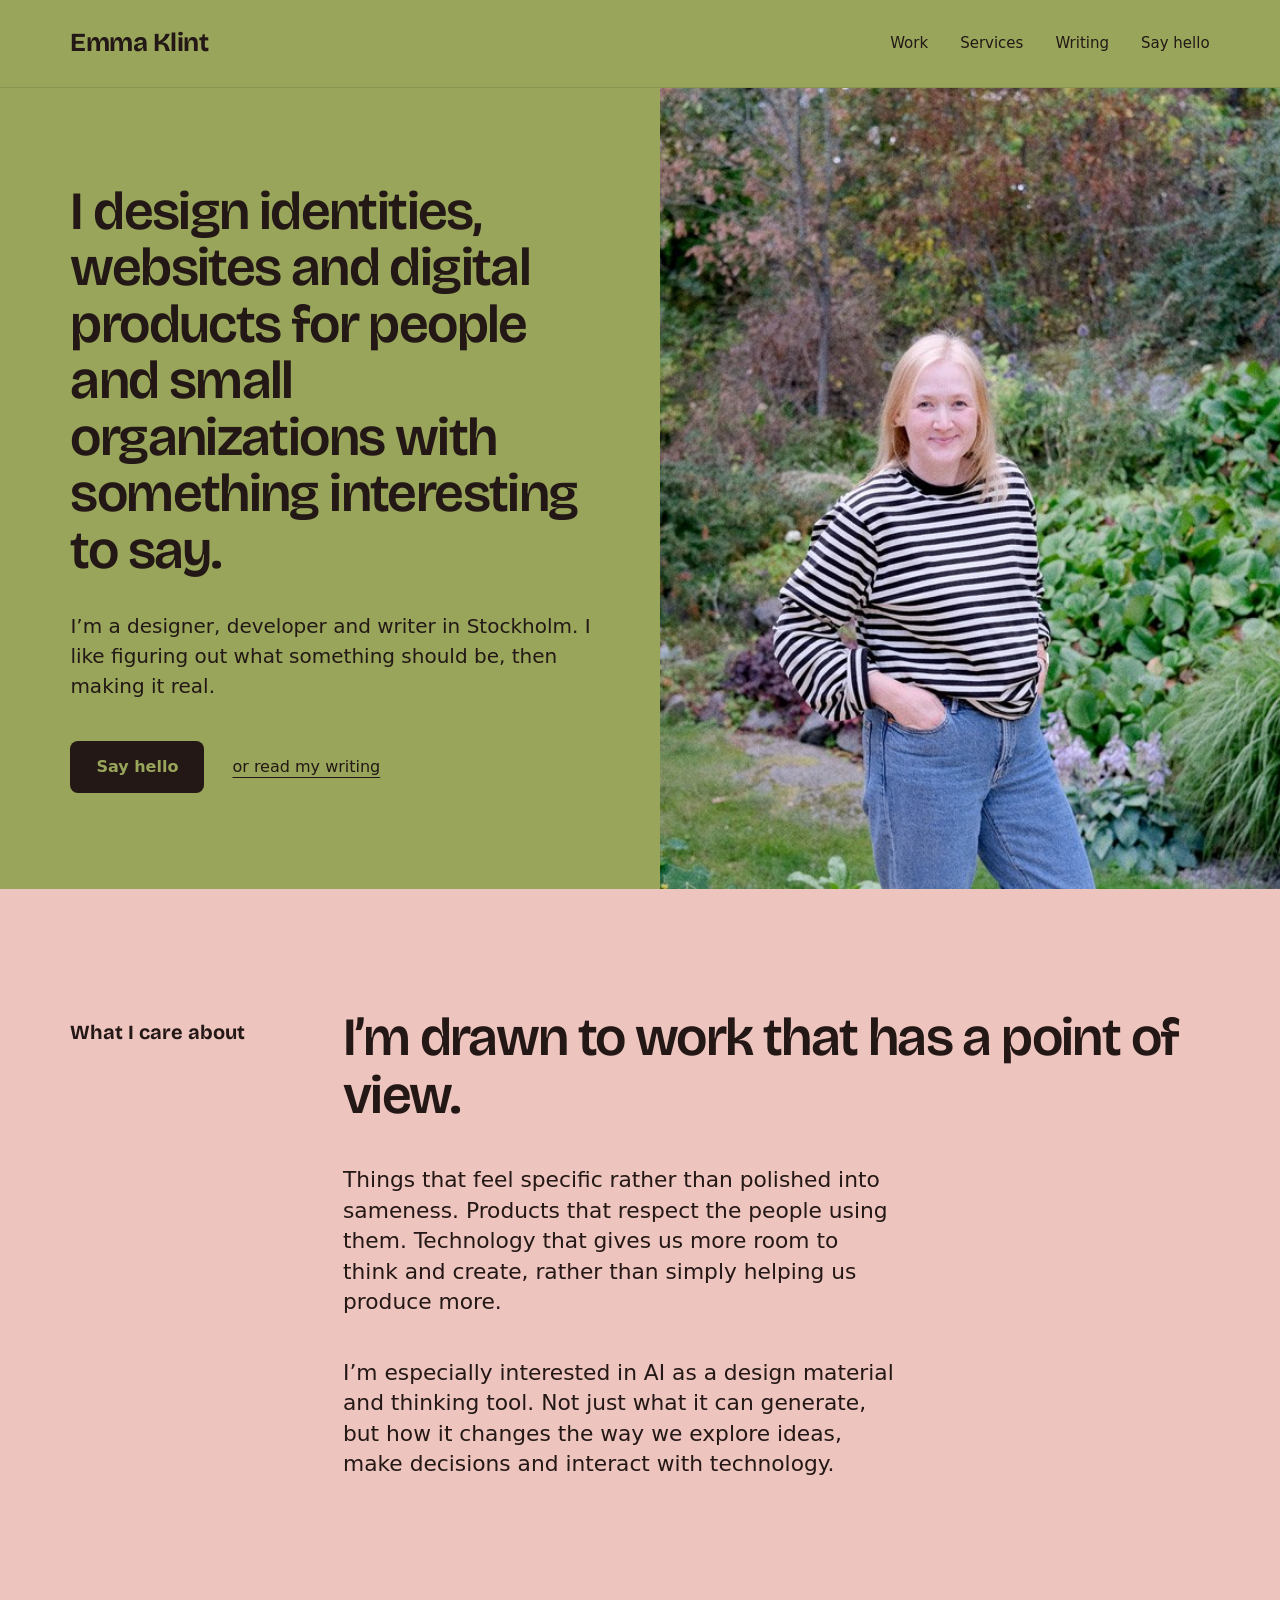
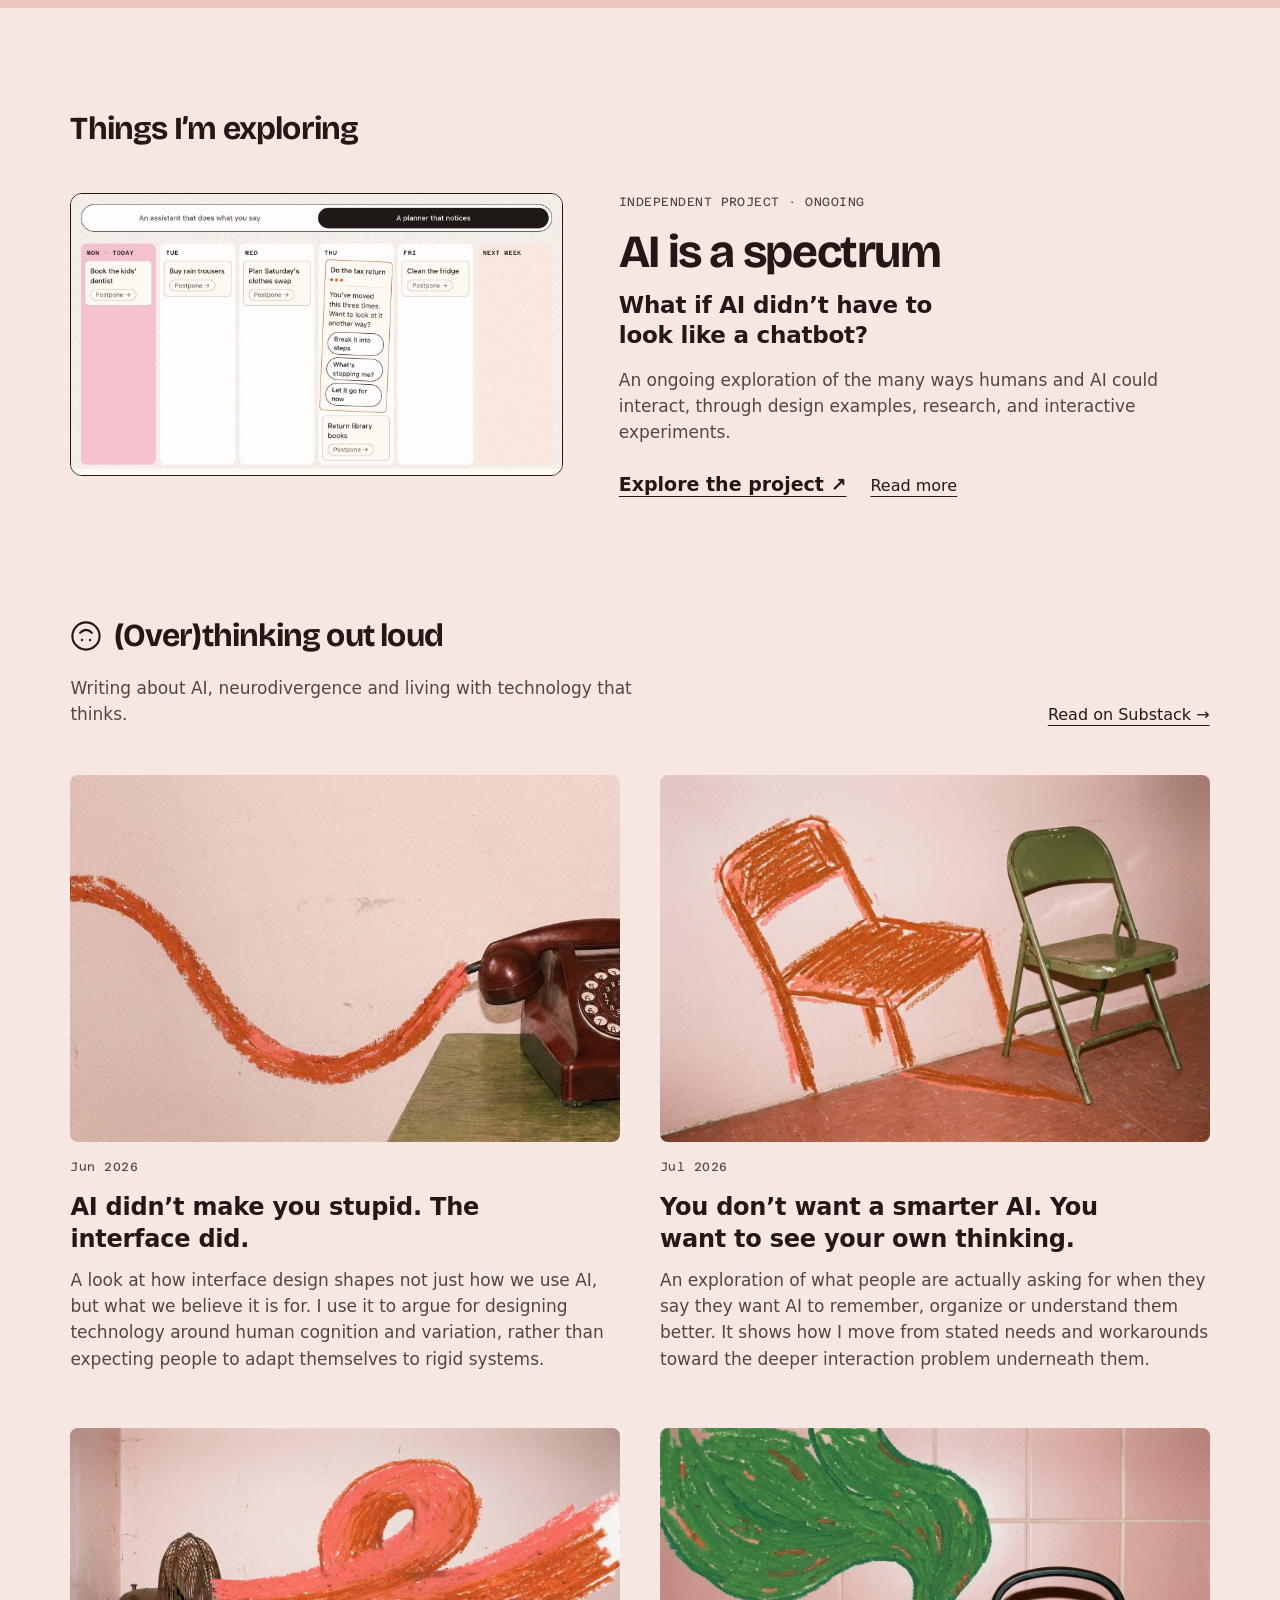
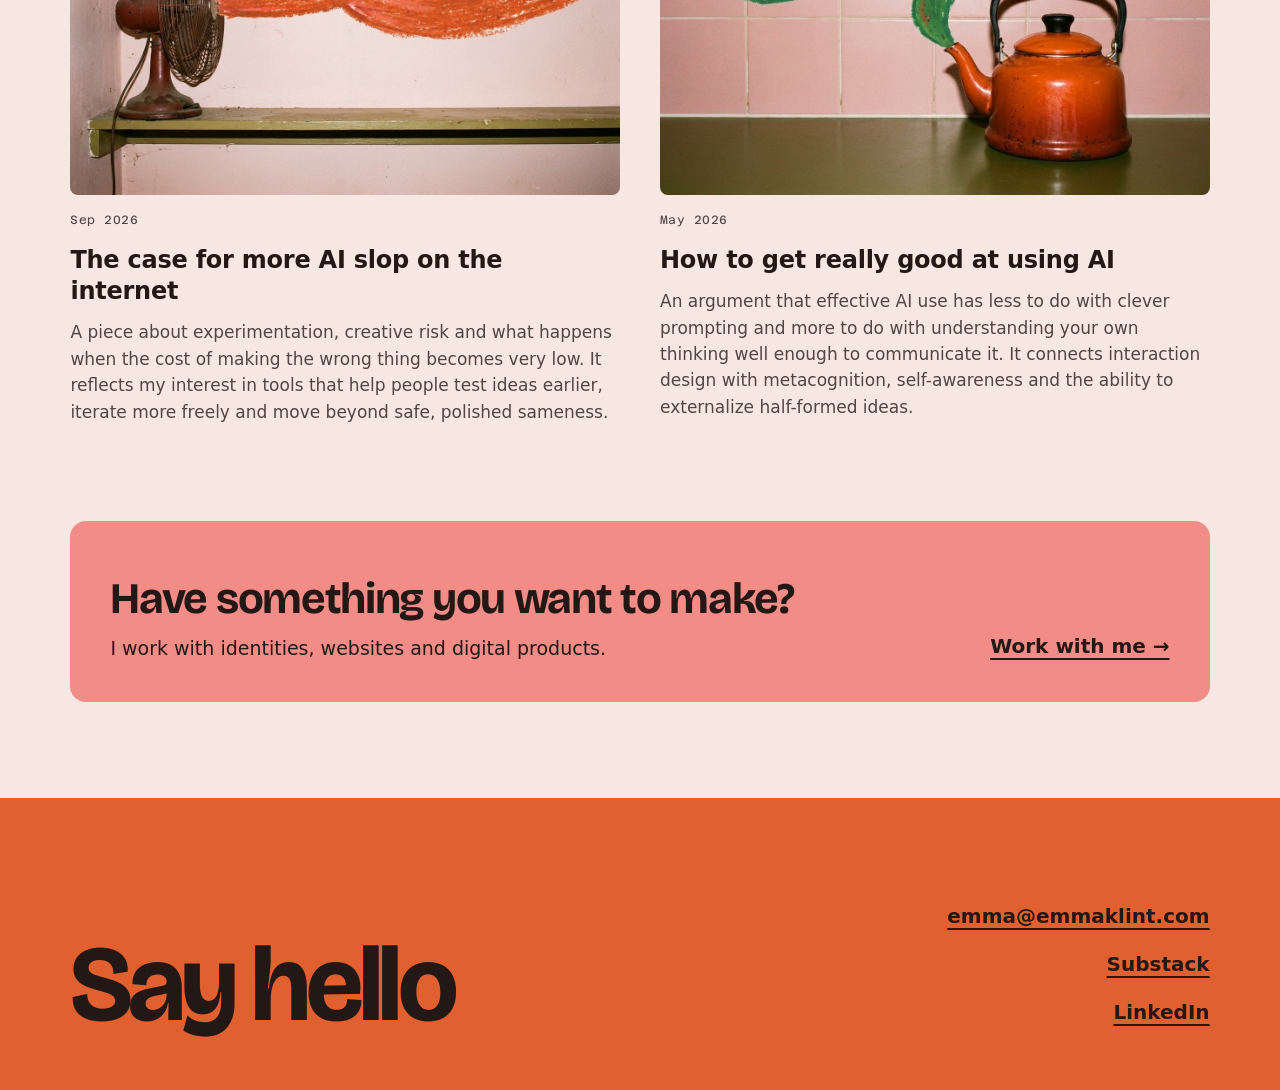
<file: index.html>
<!doctype html>
<html lang="en">
<head>
<meta charset="utf-8">
<meta name="viewport" content="width=device-width, initial-scale=1, viewport-fit=cover">
<title>Emma Klint | Product Designer, AI &amp; Interaction Design</title>
<meta name="description" content="I’m Emma Klint, a Stockholm-based designer and writer exploring AI, interaction design, and new ways technology can support how we think and create.">
<link rel="canonical" href="https://emmaklint.com/">
<meta name="theme-color" content="#98A55A">

<meta property="og:type" content="website">
<meta property="og:url" content="https://emmaklint.com/">
<meta property="og:site_name" content="Emma Klint">
<meta property="og:title" content="Emma Klint | Product Designer, AI &amp; Interaction Design">
<meta property="og:description" content="I’m Emma Klint, a Stockholm-based designer and writer exploring AI, interaction design, and new ways technology can support how we think and create.">
<meta property="og:image" content="https://emmaklint.com/og-image.jpg">
<meta property="og:image:width" content="1200">
<meta property="og:image:height" content="630">
<meta property="og:image:alt" content="A green folding chair next to a crayon drawing of a chair on a pink wall">
<meta property="og:locale" content="en_US">
<meta name="twitter:card" content="summary_large_image">
<meta name="twitter:title" content="Emma Klint | Product Designer, AI &amp; Interaction Design">
<meta name="twitter:description" content="I’m Emma Klint, a Stockholm-based designer and writer exploring AI, interaction design, and new ways technology can support how we think and create.">
<meta name="twitter:image" content="https://emmaklint.com/og-image.jpg">

<link rel="icon" href="/favicon.ico" sizes="48x48">
<link rel="icon" type="image/png" sizes="32x32" href="/favicon-32x32.png">
<link rel="icon" type="image/png" sizes="16x16" href="/favicon-16x16.png">
<link rel="apple-touch-icon" href="/apple-touch-icon.png">
<link rel="manifest" href="/site.webmanifest">

<link rel="preconnect" href="https://fonts.googleapis.com">
<link rel="preconnect" href="https://fonts.gstatic.com" crossorigin>
<link rel="stylesheet" href="https://fonts.googleapis.com/css2?family=Bricolage+Grotesque:opsz,wdth,wght@12..96,75..100,200..800&amp;family=Azeret+Mono:wght@400;500&amp;display=swap">
<link rel="preload" as="image" href="/images/emma-garden.jpg">
<link rel="stylesheet" href="/styles.css">

<script type="application/ld+json">
{
  "@context": "https://schema.org",
  "@type": "Person",
  "name": "Emma Klint",
  "url": "https://emmaklint.com/",
  "image": "https://emmaklint.com/images/emma-garden.jpg",
  "email": "mailto:emma@emmaklint.com",
  "jobTitle": "Product Designer",
  "address": { "@type": "PostalAddress", "addressLocality": "Stockholm", "addressCountry": "SE" },
  "sameAs": ["https://emmaklint.substack.com", "https://www.linkedin.com/in/emmaklint"]
}
</script>
</head>
<body>
<a class="skip" href="#main">Skip to content</a>

<header class="site-header">
  <a class="wordmark" href="/">Emma Klint</a>
  <nav aria-label="Main">
    <a href="/portfolio">Work</a>
    <a href="/services">Services</a>
    <a href="#writing">Writing</a>
    <a href="#hello" class="nav-hello">Say hello</a>
  </nav>
</header>

<main id="main">
  <section class="hero">
    <div class="hero-text">
      <h1>I design identities, websites and digital products for people and small organizations with something interesting to say.</h1>
      <p class="hero-sub">I’m a designer, developer and writer in Stockholm. I like figuring out what something should be, then making it real.</p>
      <div class="hero-actions">
        <a class="button" href="#hello">Say hello</a>
        <a href="#writing">or read my writing</a>
      </div>
    </div>
    <div class="hero-photo">
      <img src="/images/emma-garden.jpg" width="1086" height="724" alt="Emma Klint in her garden, wearing a black and white striped top">
    </div>
  </section>

  <section class="about" id="about" aria-labelledby="about-title">
    <h2 id="about-title">What I care about</h2>
    <div class="about-body">
      <p class="about-belief">I’m drawn to work that has a point of view.</p>
      <p class="about-facts">Things that feel specific rather than polished into sameness. Products that respect the people using them. Technology that gives us more room to think and create, rather than simply helping us produce more.</p>
      <p class="about-facts">I’m especially interested in AI as a design material and thinking tool. Not just what it can generate, but how it changes the way we explore ideas, make decisions and interact with technology.</p>
    </div>
  </section>

  <section class="projects" id="exploring" aria-labelledby="exploring-title">
    <h2 id="exploring-title" class="publication">Things I’m exploring</h2>

    <!-- One .project per project. Newest first. -->
    <div class="project-list">
      <article class="project">
        <a class="project-shot" href="/work/ai-is-a-spectrum" tabindex="-1" aria-hidden="true">
          <img src="/images/ai-spectrum/planner.jpg" width="1500" height="860" loading="lazy" alt="">
        </a>
        <div class="project-text">
          <p class="project-meta">Independent project · Ongoing</p>
          <h3 class="project-title"><a href="/work/ai-is-a-spectrum">AI is a spectrum</a></h3>
          <p class="project-question">What if AI didn’t have to look like a chatbot?</p>
          <p class="project-desc">An ongoing exploration of the many ways humans and AI could interact, through design examples, research, and interactive experiments.</p>
          <div class="project-links">
            <a href="https://aiisaspectrum.com">Explore the project ↗</a>
            <a href="/work/ai-is-a-spectrum">Read more</a>
          </div>
        </div>
      </article>
    </div>
  </section>

  <!-- Selected work: hidden until there are 2–4 real projects. Fill in the cards, remove this comment wrapper, and add Work back to the menu on every page.
  <section class="work-list" aria-labelledby="work-title">
    <div class="section-head">
      <h2 id="work-title" class="publication">Selected work</h2>
      <a href="/portfolio">See all work →</a>
    </div>

    <div class="posts">
      <article class="post">
        <div class="project-image project-image--crayon" aria-hidden="true"></div>
        <span class="post-meta">Category</span>
        <span class="post-title">Project name</span>
        <span class="post-desc">One or two sentences about the project and what you did.</span>
      </article>
      <article class="post">
        <div class="project-image project-image--moss" aria-hidden="true"></div>
        <span class="post-meta">Category</span>
        <span class="post-title">Project name</span>
        <span class="post-desc">One or two sentences about the project and what you did.</span>
      </article>
    </div>
  </section>
  -->

  <section class="writing" id="writing" aria-labelledby="writing-title">
    <div class="writing-head">
      <div>
        <h2 id="writing-title" class="publication">
          <svg width="32" height="32" viewBox="0 0 24 24" fill="none" stroke="currentColor" stroke-width="1.6" stroke-linecap="round" aria-hidden="true"><circle cx="12" cy="12" r="10.2"/><path d="M7.6 9.6 Q12 5.2 16.4 9.6"/><circle cx="9" cy="15" r="0.9" fill="currentColor" stroke="none"/><circle cx="15" cy="15" r="0.9" fill="currentColor" stroke="none"/></svg>
          (Over)thinking out loud
        </h2>
        <p>Writing about AI, neurodivergence and living with technology that thinks.</p>
      </div>
      <a href="https://emmaklint.substack.com">Read on Substack →</a>
    </div>

    <div class="posts">
      <a class="post" href="https://emmaklint.substack.com/p/ai-didnt-make-you-stupid-blame-the">
        <img src="/images/post-telephone.jpg" width="1400" height="593" loading="lazy" alt="A rotary telephone with a crayon-drawn cord">
        <time datetime="2026-06">Jun 2026</time>
        <span class="post-title">AI didn’t make you stupid. The interface did.</span>
        <span class="post-desc">A look at how interface design shapes not just how we use AI, but what we believe it is for. I use it to argue for designing technology around human cognition and variation, rather than expecting people to adapt themselves to rigid systems.</span>
      </a>
      <a class="post" href="https://emmaklint.substack.com/p/you-dont-want-a-smarter-ai-you-want">
        <img src="/images/post-chair.jpg" width="1264" height="848" loading="lazy" alt="A green folding chair next to a crayon drawing of a chair">
        <time datetime="2026-07">Jul 2026</time>
        <span class="post-title">You don’t want a smarter AI. You want to see your own thinking.</span>
        <span class="post-desc">An exploration of what people are actually asking for when they say they want AI to remember, organize or understand them better. It shows how I move from stated needs and workarounds toward the deeper interaction problem underneath them.</span>
      </a>
      <a class="post" href="https://emmaklint.substack.com/p/the-case-for-more-ai-slop-on-the">
        <img src="/images/post-fan.jpg" width="1264" height="848" loading="lazy" alt="A fan blowing a crayon-drawn gust across a pink wall">
        <time datetime="2026-09">Sep 2026</time>
        <span class="post-title">The case for more AI slop on the internet</span>
        <span class="post-desc">A piece about experimentation, creative risk and what happens when the cost of making the wrong thing becomes very low. It reflects my interest in tools that help people test ideas earlier, iterate more freely and move beyond safe, polished sameness.</span>
      </a>
      <a class="post" href="https://emmaklint.substack.com/p/how-to-get-really-good-at-using-ai">
        <img src="/images/post-kettle.jpg" width="1264" height="848" loading="lazy" alt="An orange kettle with crayon-drawn green steam">
        <time datetime="2026-05">May 2026</time>
        <span class="post-title">How to get really good at using AI</span>
        <span class="post-desc">An argument that effective AI use has less to do with clever prompting and more to do with understanding your own thinking well enough to communicate it. It connects interaction design with metacognition, self-awareness and the ability to externalize half-formed ideas.</span>
      </a>
    </div>
  </section>

  <section class="teaser" aria-labelledby="teaser-title">
    <div class="teaser-card">
      <div>
        <h2 id="teaser-title">Have something you want to make?</h2>
        <p>I work with identities, websites and digital products.</p>
      </div>
      <a href="/services">Work with me →</a>
    </div>
  </section>
</main>

<footer class="site-footer" id="hello">
  <h2>Say hello</h2>
  <div class="footer-links">
    <a href="mailto:emma@emmaklint.com">emma@emmaklint.com</a>
    <a href="https://emmaklint.substack.com">Substack</a>
    <a href="https://www.linkedin.com/in/emmaklint">LinkedIn</a>
  </div>
</footer>
</body>
</html>
</file>
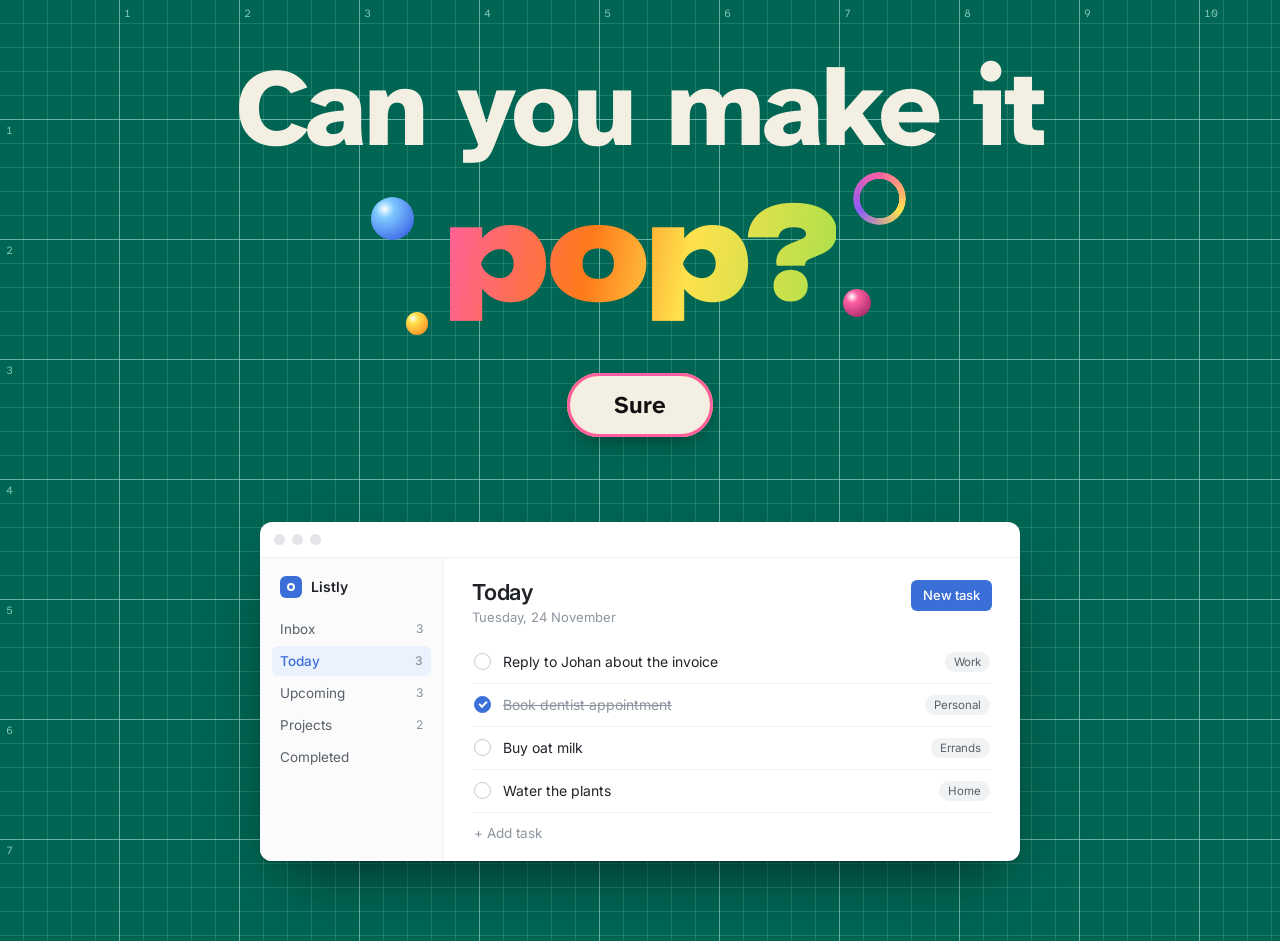
<file: make-it-pop.html>
<!DOCTYPE html>
<html lang="en">
<head>
<meta charset="utf-8">
<meta name="viewport" content="width=device-width, initial-scale=1">
<title>Can you make it pop? | Emma Klint</title>
<meta name="description" content="Vague design feedback, taken literally. Keep saying sure.">
<link rel="canonical" href="https://emmaklint.com/make-it-pop">
<meta name="theme-color" content="#006553">
<meta property="og:type" content="website">
<meta property="og:url" content="https://emmaklint.com/make-it-pop">
<meta property="og:site_name" content="Emma Klint">
<meta property="og:title" content="Can you make it pop?">
<meta property="og:description" content="Vague design feedback, taken literally. Keep saying sure.">
<meta property="og:image" content="https://emmaklint.com/og-image.jpg">
<meta name="twitter:card" content="summary_large_image">
<link rel="icon" href="/favicon.ico" sizes="48x48">
<link rel="icon" type="image/png" sizes="32x32" href="/favicon-32x32.png">
<link rel="apple-touch-icon" href="/apple-touch-icon.png">
<link rel="preconnect" href="https://fonts.googleapis.com">
<link rel="preconnect" href="https://fonts.gstatic.com" crossorigin>
<link href="https://fonts.googleapis.com/css2?family=Unbounded:wght@600;800;900&family=Atkinson+Hyperlegible+Next:wght@400;700;800&family=Atkinson+Hyperlegible+Mono:wght@400&family=Inter:wght@400;500;600;700&display=swap" rel="stylesheet">
<style>
:root{--mat:#006553;--mint:#9FDCCB;--cream:#F4EFE3;--ink:#111;
--pink:#FF5FA2;--tang:#FF7A1A;--lem:#FFE14D;--lime:#A8E04A;--sky:#7CC8FF;--vio:#8B5CF6;
--grain:url("data:image/svg+xml,%3Csvg xmlns='http://www.w3.org/2000/svg' width='160' height='160'%3E%3Cfilter id='n'%3E%3CfeTurbulence type='fractalNoise' baseFrequency='.9' numOctaves='2' stitchTiles='stitch'/%3E%3CfeColorMatrix values='0 0 0 0 0 0 0 0 0 0 0 0 0 0 0 0 0 0 1.4 -.55'/%3E%3C/filter%3E%3Crect width='100%25' height='100%25' filter='url(%23n)'/%3E%3C/svg%3E")}
*{box-sizing:border-box}
html,body{margin:0}
body{position:relative;min-height:100vh;overflow-x:clip;color:var(--cream);font-family:'Atkinson Hyperlegible Next',system-ui,sans-serif;background-color:var(--mat);background-image:linear-gradient(rgba(159,220,203,.55) 1px,transparent 1px),linear-gradient(90deg,rgba(159,220,203,.55) 1px,transparent 1px),linear-gradient(rgba(159,220,203,.18) 1px,transparent 1px),linear-gradient(90deg,rgba(159,220,203,.18) 1px,transparent 1px);background-size:120px 120px,120px 120px,24px 24px,24px 24px;background-position:-1px -1px;display:flex;flex-direction:column;align-items:center;padding:clamp(32px,6vh,72px) 20px 80px}
.ruler{position:absolute;pointer-events:none;font:400 11px 'Atkinson Hyperlegible Mono',monospace;color:var(--mint);opacity:.85}
.ruler span{position:absolute}

h1{font-size:clamp(46px,9vw,110px);font-weight:800;line-height:1;letter-spacing:-.03em;text-align:center;margin:0 0 clamp(40px,6vh,60px)}
#pw{position:relative;display:inline-block;margin-top:.18em;padding:0 .15em;font-family:Unbounded,'Atkinson Hyperlegible Next',sans-serif;font-weight:900;font-size:1.15em;letter-spacing:-.02em;line-height:1.05}
#pw .t{background:linear-gradient(100deg,#FF5FA2 0%,#FF7A1A 38%,#FFE14D 62%,#A8E04A 100%);-webkit-background-clip:text;background-clip:text;color:transparent}
#pw .o{position:absolute;pointer-events:none;border-radius:50%}
.ringo{-webkit-mask:radial-gradient(circle,transparent 52%,#000 53%);mask:radial-gradient(circle,transparent 52%,#000 53%)}

#btn{margin:0 0 clamp(32px,5vh,48px);font:700 clamp(19px,2.4vw,24px)/1 'Atkinson Hyperlegible Next',sans-serif;color:var(--ink);background:var(--cream);border:2px solid var(--cream);border-radius:999px;padding:17px 44px;cursor:pointer;box-shadow:0 10px 24px -10px rgba(0,0,0,.5);transition:transform .1s,background .15s,color .15s}
#btn:hover{background:#fff;color:var(--ink);transform:translateY(-2px)}
#btn:active{transform:scale(.96)}
#btn{position:relative}
#btn::before,#btn::after{content:"";position:absolute;inset:-3px;border-radius:999px;border:3px solid transparent;pointer-events:none;opacity:0}
#btn.nudge::before{opacity:1;border-color:var(--lem);animation:flashring 1.2s ease-in-out infinite}
#btn.nudge::after{opacity:1;border-color:var(--pink);animation:ripple 1.2s ease-out infinite}
@keyframes flashring{0%,100%{border-color:var(--lem)}50%{border-color:var(--pink)}}
@keyframes ripple{0%{inset:-3px;opacity:.9}100%{inset:-18px;opacity:0}}
#btn.done,#btn.done:hover{transform:none;background:transparent;color:var(--cream);border-color:transparent;box-shadow:none;cursor:default}
#btn.done:active{transform:none}
.ctrl{display:flex;flex-direction:column;align-items:center;gap:6px;margin:0 0 clamp(32px,5vh,48px)}
.ctrl #btn{margin:0}
#restart{font:700 15px/1 'Atkinson Hyperlegible Next',sans-serif;color:var(--cream);background:none;border:0;padding:10px 14px;cursor:pointer;text-decoration:underline;text-underline-offset:4px;text-decoration-color:var(--mint);opacity:0;pointer-events:none;transition:opacity .4s}
#restart.on{opacity:1;pointer-events:auto}
#restart:hover{color:var(--mint)}
#restart:focus-visible,#btn:focus-visible{outline:3px solid var(--mint);outline-offset:4px}

#app{position:relative;width:min(760px,100%);background:#fff;border-radius:12px;box-shadow:0 2px 3px rgba(0,0,0,.12),0 28px 60px -24px rgba(0,0,0,.6);font-family:Inter,-apple-system,'Segoe UI',sans-serif;color:#1f2328;text-align:left}
.chrome{border-radius:12px 12px 0 0;height:36px;border-bottom:1px solid #eef0f2;display:flex;align-items:center;gap:7px;padding:0 14px}
.chrome i{width:11px;height:11px;border-radius:50%;background:#e3e5e8}
.cols{display:grid;grid-template-columns:184px 1fr}
.side{border-right:1px solid #eef0f2;padding:18px 12px;background:#fbfbfc;border-radius:0 0 0 12px}
.brand{display:flex;align-items:center;gap:9px;font-weight:600;font-size:14px;padding:0 8px 16px}
.logo{width:22px;height:22px;border-radius:6px;background:#3b6fd8;display:grid;place-items:center}
.logo b{width:8px;height:8px;border:2px solid #fff;border-radius:50%}
.nav{width:100%;border:0;background:none;font-family:inherit;text-align:left;cursor:pointer;display:flex;justify-content:space-between;font-size:13.5px;color:#57606a;padding:7px 8px;border-radius:6px;margin-bottom:2px}
.nav.on{background:#ecf2fd;color:#3b6fd8;font-weight:500}
.nav small{font-size:12px;color:#8c959f}
.main{position:relative;padding:22px 28px 18px}
#clip{position:absolute;inset:0;overflow:hidden;border-radius:0 0 12px 0;pointer-events:none;z-index:6}
.top{position:relative;display:flex;justify-content:space-between;align-items:flex-start;margin-bottom:16px;min-height:42px}
h2{margin:0;font-size:22px;font-weight:600;letter-spacing:-.01em;line-height:1.1}
.date{font-size:13px;color:#8c959f;margin-top:5px}
.task{display:flex;align-items:center;gap:12px;padding:11px 2px;border-bottom:1px solid #f1f2f4;font-size:14px;cursor:pointer;user-select:none}
.box{width:17px;height:17px;border-radius:50%;border:1.6px solid #c4c9cf;flex:none;display:grid;place-items:center}
.task.done .box{background:#3b6fd8;border-color:#3b6fd8}
.task.done .box::after{content:"";width:6px;height:3px;border:solid #fff;border-width:0 0 2px 2px;rotate:-45deg;translate:0 -1px}
.task.done .txt{color:#8c959f;text-decoration:line-through}
.tag{margin-left:auto;font-size:11.5px;color:#57606a;background:#f1f2f4;border-radius:99px;padding:3px 9px}
.add{font:inherit;font-size:13.5px;color:#8c959f;padding:12px 2px 2px;background:none;border:0;cursor:pointer}
.add:hover,.nav:hover{color:#1f2328}
.nav:not(.on):hover{background:#f3f4f6}
#addform{padding:8px 0 2px}
#addin{width:100%;font:inherit;font-size:14px;padding:9px 10px;border:1.5px solid #3b6fd8;border-radius:6px;outline:none}
.empty{font-size:14px;color:#8c959f;padding:14px 2px}
#new{cursor:pointer}

/* the button that needs to pop */
#nb{position:absolute;right:0;top:0;z-index:50;transform-origin:100% 0}
#new{position:relative;font:500 13px/1 Inter,sans-serif;color:#fff;background:#3b6fd8;border:0;border-radius:6px;padding:9px 12px;cursor:pointer;white-space:nowrap;overflow:hidden;isolation:isolate;
 transition:background .3s,border-radius .4s,padding .4s,font-size .4s,box-shadow .4s,color .3s}
#new::before,#new::after{content:"";position:absolute;inset:0;pointer-events:none;opacity:0;transition:opacity .4s;z-index:-1}
#new::before{background:linear-gradient(180deg,rgba(255,255,255,.55),rgba(255,255,255,0) 55%);border-radius:inherit;z-index:1}
#new::after{background:var(--grain);mix-blend-mode:overlay;z-index:1}
#nb{transition:scale .5s cubic-bezier(.3,1.7,.5,1)}
.orb{position:absolute;border-radius:50%;pointer-events:none;opacity:0;scale:0;transition:opacity .3s,scale .5s cubic-bezier(.3,1.8,.5,1)}

#nb.s1 #new{background:var(--pink);font-weight:700}
#nb.s2 #new{font-family:Unbounded,sans-serif;font-weight:800;font-size:16px;padding:13px 20px;border-radius:999px}
#nb.s3 #new{background:linear-gradient(120deg,#FF5FA2,#FF7A1A 50%,#FFE14D);box-shadow:0 0 0 4px #fff,0 0 0 7px #FF5FA2,0 10px 30px -6px rgba(255,95,162,.8)}
#nb.s4 #new::before,#nb.s4 #new::after{opacity:1}
#nb.s4 .orb{opacity:1;scale:1}
#nb.s5 #new{background-size:250% 100%;animation:slide 1.6s linear infinite}
#nb.s5{animation:breathe 1s ease-in-out infinite alternate}
#nb.s5 .orb{animation:orbit 1.4s ease-in-out infinite alternate}
#nb.s6{scale:1.7;translate:-18px 16px}
#nb.s6 #new{box-shadow:0 0 0 4px #fff,0 0 0 8px #FF5FA2,0 0 0 13px #FFE14D,0 0 0 18px #7CC8FF,0 14px 40px -6px rgba(255,95,162,.9)}
#nb.s7{scale:2.3;animation:breathe .35s ease-in-out infinite alternate}
#nb.s7 #new{border-radius:50% 50% 46% 46%/60% 60% 40% 40%;padding:22px 26px;animation:slide .5s linear infinite,jitter .07s linear infinite;filter:saturate(1.5)}
.steam{position:absolute;bottom:100%;width:10px;height:26px;border-radius:50%;background:rgba(255,255,255,.85);filter:blur(3px);opacity:0;pointer-events:none}
#nb.s7 .steam{animation:steam 1.1s ease-out infinite}
#nb.gone{scale:3.2;opacity:0;transition:scale .12s ease-in,opacity .12s}
#nb.hide{opacity:0;transition:none}
#nb.back{transition:opacity .8s}

#corn{position:absolute;inset:0;z-index:2;pointer-events:none;transition:opacity .6s}
#corn>div{position:absolute;left:0;top:0;will-change:transform}

@keyframes steam{0%{opacity:0;translate:0 6px;scale:.6}30%{opacity:.8}100%{opacity:0;translate:0 -26px;scale:1.4}}
@keyframes slide{to{background-position:250% 0}}
@keyframes breathe{from{translate:0 0}to{translate:0 -2px}}
@keyframes jitter{0%{translate:0 0}25%{translate:-2px 1px}50%{translate:2px -1px}75%{translate:-1px -2px}100%{translate:1px 2px}}
@keyframes orbit{from{translate:-3px 2px}to{translate:3px -3px}}
#fx{position:fixed;inset:0;pointer-events:none;z-index:10}
.ring{position:fixed;width:60px;height:60px;margin:-30px 0 0 -30px;border-radius:50%;border:6px solid #FFE9A8;pointer-events:none;z-index:11;animation:ring .6s ease-out forwards}
@keyframes ring{from{scale:.3;opacity:1}to{scale:9;opacity:0;border-width:2px}}
@media (max-width:620px){.cols{grid-template-columns:1fr}.side{display:none}.main{padding:18px}}
</style>
</head>
<body>
<div class="ruler" id="rtop" style="left:0;right:0;top:6px;height:14px"></div>
<div class="ruler" id="rleft" style="left:6px;top:0;bottom:0;width:20px"></div>

<h1>Can you make it<br><span id="pw"><span class="t">pop?</span></span></h1>

<div class="ctrl"><button id="btn">Sure</button><button id="restart">Start over</button></div>

<div id="app">
  <div class="chrome"><i></i><i></i><i></i></div>
  <div class="cols">
    <aside class="side">
      <div class="brand"><span class="logo"><b></b></span>Listly</div>
      <nav id="navs"></nav>
    </aside>
    <section class="main" id="main">
      <div class="top">
        <div><h2 id="title">Today</h2><div class="date" id="sub">Tuesday, 24 November</div></div>
        <div id="nb"><button id="new">New task</button></div>
      </div>
      <div id="list"></div>
      <button class="add" id="add">+ Add task</button>
      <form id="addform" hidden><input id="addin" placeholder="What needs doing?" autocomplete="off"></form>
      <div id="clip"><div id="corn"></div></div>
    </section>
  </div>
</div>


<script>
const $=id=>document.getElementById(id);
const sph=(c1,c2)=>'background:radial-gradient(circle at 32% 28%,#fff 0,'+c1+' 22%,'+c2+' 100%)';
const ring=(a,b,c)=>'background:conic-gradient('+a+','+b+','+c+','+a+')';
[['left:-.42em;top:.08em;width:.34em;height:.34em','',sph('#7CC8FF','#2B4BE0')],
 ['right:-.4em;top:-.12em;width:.42em;height:.42em','ringo',ring('#FF5FA2','#FFE14D','#8B5CF6')],
 ['left:-.15em;bottom:-.12em;width:.18em;height:.18em','',sph('#FFE14D','#FF7A1A')],
 ['right:-.12em;bottom:.02em;width:.22em;height:.22em','',sph('#FF5FA2','#8B1D57')]].forEach(([pos,cls,bg])=>{
 const d=document.createElement('span');d.className='o '+cls;d.style.cssText=pos+';'+bg;$('pw').appendChild(d)});

const nb=$('nb');
[['left:-12px;top:-10px;width:16px;height:16px',sph('#FFE14D','#FF7A1A')],
 ['right:-14px;top:-12px;width:20px;height:20px',sph('#7CC8FF','#2B4BE0')],
 ['right:10px;bottom:-12px;width:12px;height:12px',sph('#A8E04A','#1D7A3A')],
 ['left:14px;bottom:-14px;width:14px;height:14px',sph('#8B5CF6','#3A1A9E')]].forEach(([pos,bg],i)=>{
 const o=document.createElement('span');o.className='orb';o.style.cssText=pos+';'+bg+';transition-delay:'+(i*.06)+'s;animation-delay:-'+(i*.35)+'s';nb.appendChild(o)});

[18,48,78].forEach((l,i)=>{const st=document.createElement('span');st.className='steam';st.style.left=l+'%';st.style.animationDelay=(i*.35)+'s';nb.appendChild(st)});

const views={
 Inbox:{sub:'Unsorted',items:[['Look into a new calendar app','Ideas'],['Answer Lina about Saturday','Personal'],['Return the library books','Errands']]},
 Today:{sub:'Tuesday, 24 November',items:[['Reply to Johan about the invoice','Work'],['Book dentist appointment','Personal',1],['Buy oat milk','Errands'],['Water the plants','Home']]},
 Upcoming:{sub:'Next 7 days',items:[['Dentist, Thursday 10:00','Personal'],['Renew passport','Errands'],['Plan Saturday dinner','Home']]},
 Projects:{sub:'2 active',items:[['Website redesign','Work'],['Kitchen shelves','Home']]},
 Completed:{sub:'This week',items:[['Pay electricity bill','Home',1],['Order vacuum bags','Errands',1]]}
};
let view='Today';
function esc(t){return t.replace(/[&<>"]/g,c=>({'&':'&amp;','<':'&lt;','>':'&gt;','"':'&quot;'}[c]))}
function render(){
 $('navs').innerHTML=Object.keys(views).map(k=>{const n=views[k].items.filter(i=>!i[2]).length;return '<button class="nav'+(k===view?' on':'')+'" data-v="'+k+'"><span>'+k+'</span><small>'+(n||'')+'</small></button>'}).join('');
 $('title').textContent=view;$('sub').textContent=views[view].sub;
 const it=views[view].items;
 $('list').innerHTML=it.length?it.map((t,i)=>'<div class="task'+(t[2]?' done':'')+'" data-i="'+i+'" role="checkbox" tabindex="0" aria-checked="'+(t[2]?'true':'false')+'"><span class="box"></span><span class="txt">'+esc(t[0])+'</span>'+(t[1]?'<span class="tag">'+esc(t[1])+'</span>':'')+'</div>').join(''):'<div class="empty">Nothing here.</div>';
}
render();
$('navs').addEventListener('click',e=>{const b=e.target.closest('.nav');if(!b)return;view=b.dataset.v;closeAdd();render()});
function toggle(el){const t=views[view].items[+el.dataset.i];t[2]=t[2]?0:1;render()}
$('list').addEventListener('click',e=>{const t=e.target.closest('.task');if(t)toggle(t)});
$('list').addEventListener('keydown',e=>{const t=e.target.closest('.task');if(t&&(e.key===' '||e.key==='Enter')){e.preventDefault();toggle(t);const n=$('list').querySelector('[data-i="'+t.dataset.i+'"]');n&&n.focus()}});
function openAdd(){$('add').hidden=true;$('addform').hidden=false;$('addin').focus()}
function closeAdd(){$('add').hidden=false;$('addform').hidden=true;$('addin').value=''}
$('add').addEventListener('click',openAdd);
$('new').addEventListener('click',openAdd);
$('addin').addEventListener('keydown',e=>{if(e.key==='Escape')closeAdd()});
$('addin').addEventListener('blur',()=>{if(!$('addin').value.trim())closeAdd()});
$('addform').addEventListener('submit',e=>{e.preventDefault();const v=$('addin').value.trim();if(!v)return;views[view].items.push([v,'']);render();$('addin').value='';$('addin').focus()});

let step=0,busy=false,popped=false,idleT;
const sure=$('btn');sure.classList.add('nudge');
function idle(){clearTimeout(idleT);sure.classList.remove('nudge');if(!popped)idleT=setTimeout(()=>sure.classList.add('nudge'),2500)}
$('btn').addEventListener('click',()=>{
 if(busy)return;
 idle();
 step++;
 if(step<=7){nb.classList.add('s'+step);return}
 bang();
});
$('restart').addEventListener('click',()=>{
 const c=$('corn');c.style.opacity=0;
 $('restart').classList.remove('on');$('btn').classList.remove('done');$('btn').textContent='Sure';
 setTimeout(()=>{c.innerHTML='';c.style.opacity=1;pieces.length=0},600);
 nb.className='back';step=0;setTimeout(()=>{nb.className='';busy=false},900);
});
function bang(){
 busy=true;popped=true;clearTimeout(idleT);sure.classList.remove('nudge');
 const r=$('new').getBoundingClientRect(),m=$('main').getBoundingClientRect();
 const cx=r.left+r.width/2,cy=r.top+r.height/2;
 nb.classList.add('gone');
 setTimeout(()=>{
  popAt(cx,cy,9);
  const ox=cx-m.left,oy=cy-m.top;
  popcorn(ox,oy,26,1);
  let t=250;for(let k=0;k<14;k++){t+=120+Math.random()*220;const dx=(Math.random()-.5)*60,dy=(Math.random()-.5)*30;setTimeout(()=>{popcorn(ox+dx,oy+dy,1+Math.floor(Math.random()*3),.75);popAt(cx+dx,cy+dy,3)},t)}
 },110);
 setTimeout(()=>{nb.className='hide';step=0;void nb.offsetWidth},400);
 setTimeout(()=>{$('btn').textContent='Popped. Anything else?';$('btn').classList.add('done');$('restart').classList.add('on')},900);
}

function rulers(){const t=$('rtop'),l=$('rleft');let a='',b='';for(let i=1;i*120<innerWidth;i++)a+='<span style="left:'+(i*120+4)+'px">'+i+'</span>';for(let i=1;i*120<document.body.scrollHeight;i++)b+='<span style="top:'+(i*120+3)+'px">'+i+'</span>';t.innerHTML=a;l.innerHTML=b}
rulers();addEventListener('resize',rulers);

function popAt(x,y,sz){const rg=document.createElement('div');rg.className='ring';rg.style.left=x+'px';rg.style.top=y+'px';rg.style.scale=sz/9;document.body.appendChild(rg);setTimeout(()=>rg.remove(),700)}
function kernelSvg(){
 let c='';const n=5+Math.floor(Math.random()*3);
 for(let k=0;k<n;k++){const a=k/n*Math.PI*2+Math.random(),d=4+Math.random()*4,r=5.5+Math.random()*3.5;
  c+='<circle cx="'+(16+Math.cos(a)*d).toFixed(1)+'" cy="'+(16+Math.sin(a)*d).toFixed(1)+'" r="'+r.toFixed(1)+'" fill="#FFFBF0" stroke="#E8D3A2" stroke-width=".9"/>'}
 c+='<circle cx="16" cy="16" r="6" fill="#FFF6DC"/><circle cx="'+(13+Math.random()*6).toFixed(1)+'" cy="'+(17+Math.random()*4).toFixed(1)+'" r="3.6" fill="#F7D774" opacity=".75"/><ellipse cx="'+(14+Math.random()*4).toFixed(1)+'" cy="'+(20+Math.random()*3).toFixed(1)+'" rx="2.6" ry="1.6" fill="#9A6332"/>';
 return '<svg viewBox="0 0 32 32" width="100%" height="100%" aria-hidden="true">'+c+'</svg>';
}
const corn=$('corn'),pieces=[];let heights=null,running=false;
function popcorn(x,y,n,power){
 const W=corn.clientWidth,H=corn.clientHeight;
 if(!heights||heights.length!==Math.ceil(W/6)){heights=new Array(Math.ceil(W/6)).fill(0)}
 if(!corn.children.length)heights.fill(0);
 for(let k=0;k<n;k++){
  const sz=24+Math.random()*12,el=document.createElement('div');el.style.width=el.style.height=sz+'px';el.innerHTML=kernelSvg();corn.appendChild(el);
  const a=-Math.PI/2+(Math.random()-.5)*2.4,v=(6+Math.random()*9)*power;
  pieces.push({el,x:x-sz/2,y:y-sz/2,vx:Math.cos(a)*v,vy:Math.sin(a)*v,r:Math.random()*360,vr:(Math.random()-.5)*24,sz,W,H,live:true,sc:.2,rolls:0});
 }
 if(!running){running=true;requestAnimationFrame(cornStep)}
}
function cornStep(){
 let any=false;
 for(const p of pieces){if(!p.live)continue;any=true;
  p.vy+=.55;p.vx*=.99;p.x+=p.vx;p.y+=p.vy;p.r+=p.vr;p.sc=Math.min(1,p.sc+.18);
  if(p.x<0){p.x=0;p.vx=-p.vx*.5}
  if(p.x>p.W-p.sz){p.x=p.W-p.sz;p.vx=-p.vx*.5}
  const c0=Math.max(0,Math.floor(p.x/6)),c1=Math.min(heights.length-1,Math.floor((p.x+p.sz)/6));
  let h=0;for(let c=c0;c<=c1;c++)h=Math.max(h,heights[c]);
  const ground=p.H-h-p.sz*.85;
  if(p.y>=ground){
   p.y=ground;
   if(p.vy>3.5){p.vy=-p.vy*.32;p.vx*=.6;p.vr*=.5}
   else{
    const L=heights[Math.max(0,c0-3)],R=heights[Math.min(heights.length-1,c1+3)];
    if((h-L>p.sz*.45||h-R>p.sz*.45)&&p.rolls<12){p.rolls++;p.vx=(L<R?-2.2:2.2);p.vy=-1;p.x+=p.vx*2;continue}
    p.live=false;const top=p.H-p.y-p.sz*.3;for(let c=c0;c<=c1;c++){const mid=(c-(c0+c1)/2)/((c1-c0)/2||1);heights[c]=Math.max(heights[c],top-Math.abs(mid)*p.sz*.25)}}
  }
  p.el.style.transform='translate('+p.x.toFixed(1)+'px,'+p.y.toFixed(1)+'px) rotate('+p.r.toFixed(0)+'deg) scale('+p.sc.toFixed(2)+')';
 }
 for(let k=pieces.length-1;k>=0;k--)if(!pieces[k].live)pieces.splice(k,1);
 if(any)requestAnimationFrame(cornStep);else running=false;
}
</script>
</body>
</html>
</file>
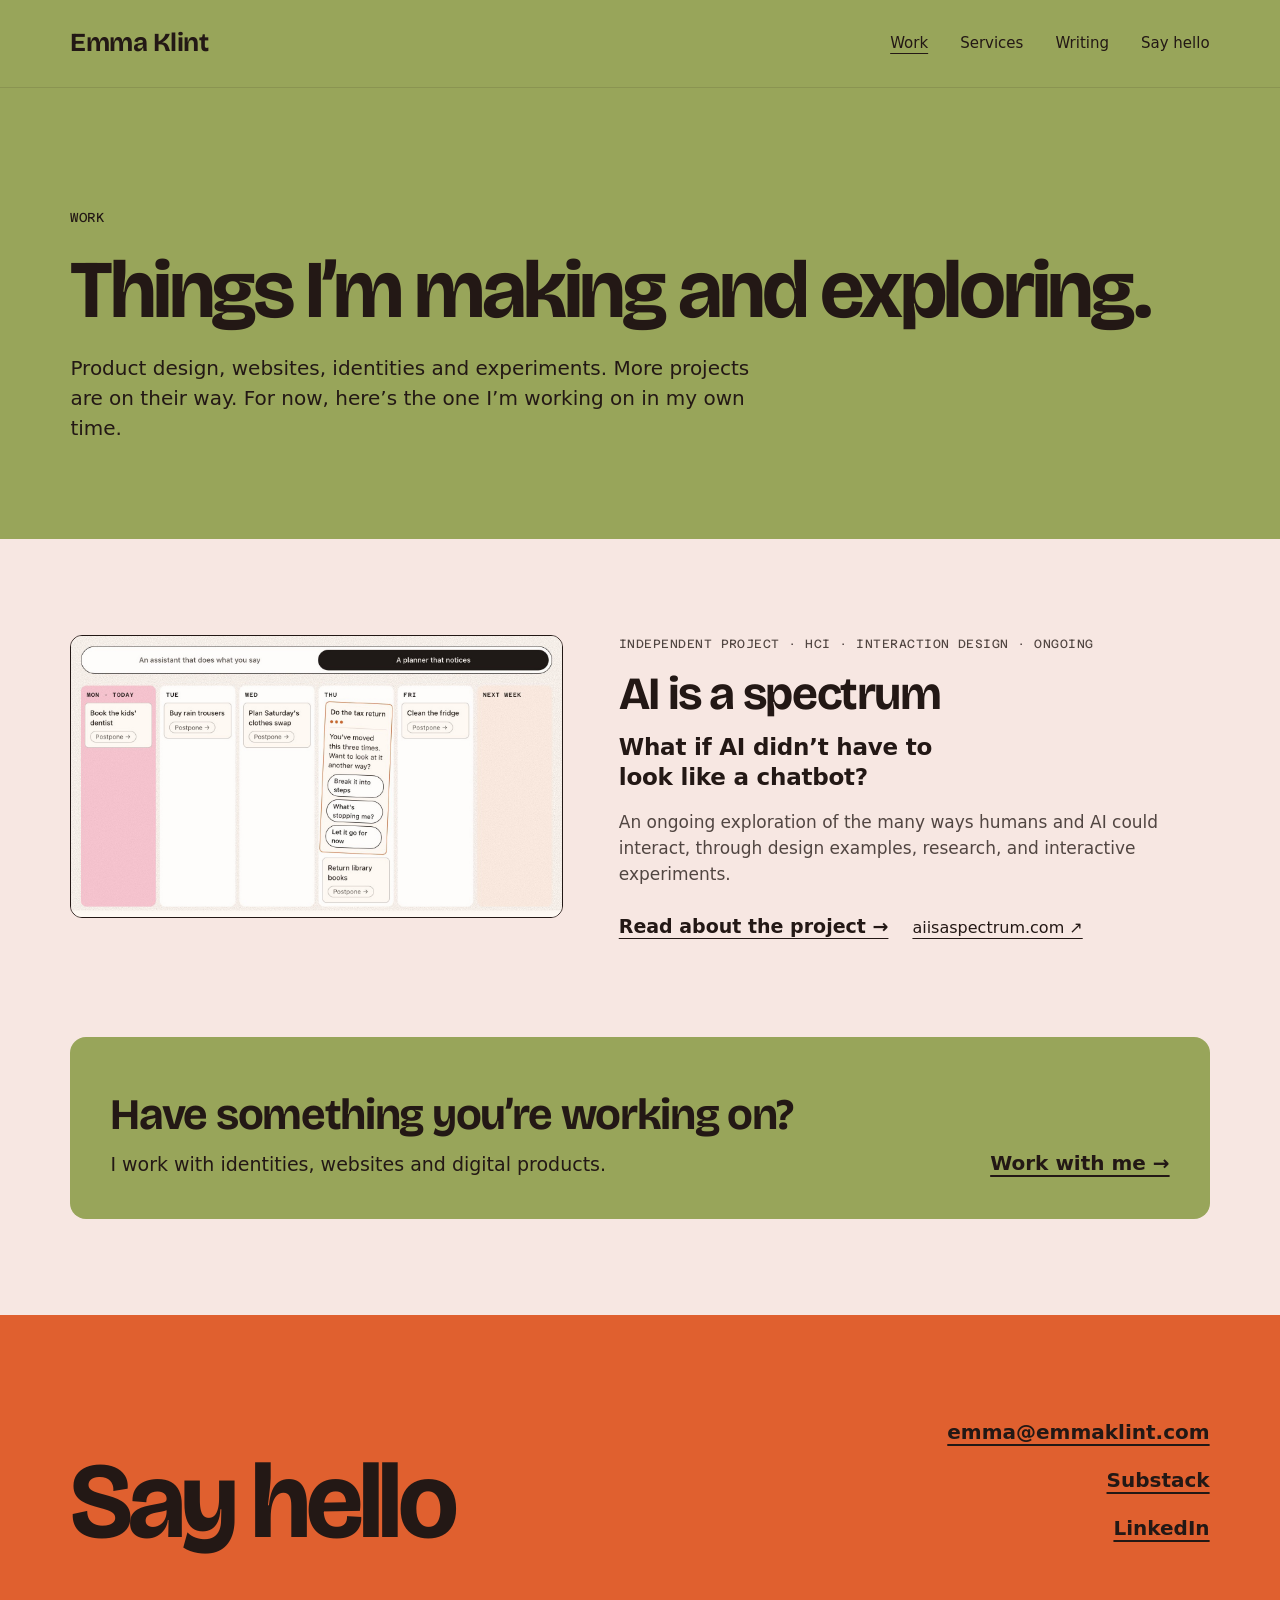
<file: portfolio.html>
<!doctype html>
<html lang="en">
<head>
<meta charset="utf-8">
<meta name="viewport" content="width=device-width, initial-scale=1, viewport-fit=cover">
<title>Work | Emma Klint, Product Designer</title>
<meta name="description" content="Projects and experiments by Emma Klint, a Stockholm-based product designer exploring AI, interaction design, and new ways to work with technology.">
<link rel="canonical" href="https://emmaklint.com/portfolio">
<meta name="theme-color" content="#98A55A">

<meta property="og:type" content="website">
<meta property="og:url" content="https://emmaklint.com/portfolio">
<meta property="og:site_name" content="Emma Klint">
<meta property="og:title" content="Work | Emma Klint, Product Designer">
<meta property="og:description" content="Projects and experiments by Emma Klint, a Stockholm-based product designer exploring AI, interaction design, and new ways to work with technology.">
<meta property="og:image" content="https://emmaklint.com/og-image.jpg">
<meta property="og:image:width" content="1200">
<meta property="og:image:height" content="630">
<meta property="og:image:alt" content="A green folding chair next to a crayon drawing of a chair on a pink wall">
<meta property="og:locale" content="en_US">
<meta name="twitter:card" content="summary_large_image">

<link rel="icon" href="/favicon.ico" sizes="48x48">
<link rel="icon" type="image/png" sizes="32x32" href="/favicon-32x32.png">
<link rel="icon" type="image/png" sizes="16x16" href="/favicon-16x16.png">
<link rel="apple-touch-icon" href="/apple-touch-icon.png">
<link rel="manifest" href="/site.webmanifest">

<link rel="preconnect" href="https://fonts.googleapis.com">
<link rel="preconnect" href="https://fonts.gstatic.com" crossorigin>
<link rel="stylesheet" href="https://fonts.googleapis.com/css2?family=Bricolage+Grotesque:opsz,wdth,wght@12..96,75..100,200..800&amp;family=Azeret+Mono:wght@400;500&amp;display=swap">
<link rel="stylesheet" href="/styles.css">
</head>
<body>
<a class="skip" href="#main">Skip to content</a>

<header class="site-header">
  <a class="wordmark" href="/">Emma Klint</a>
  <nav aria-label="Main">
    <a href="/portfolio" aria-current="page">Work</a>
    <a href="/services">Services</a>
    <a href="/#writing">Writing</a>
    <a href="#hello" class="nav-hello">Say hello</a>
  </nav>
</header>

<main id="main">
  <section class="page-intro page-intro--statement" aria-labelledby="intro-title">
    <p class="page-label">Work</p>
    <h1 id="intro-title">Things I’m making and exploring.</h1>
    <p>Product design, websites, identities and experiments. More projects are on their way. For now, here’s the one I’m working on in my own time.</p>
  </section>

  <section class="projects projects--page" aria-label="Projects">
    <!-- One .project per project. Newest first. -->
    <div class="project-list">
      <article class="project">
        <a class="project-shot" href="/work/ai-is-a-spectrum" tabindex="-1" aria-hidden="true">
          <img src="/images/ai-spectrum/planner.jpg" width="1500" height="860" alt="">
        </a>
        <div class="project-text">
          <p class="project-meta">Independent project · HCI · Interaction design · Ongoing</p>
          <h2 class="project-title"><a href="/work/ai-is-a-spectrum">AI is a spectrum</a></h2>
          <p class="project-question">What if AI didn’t have to look like a chatbot?</p>
          <p class="project-desc">An ongoing exploration of the many ways humans and AI could interact, through design examples, research, and interactive experiments.</p>
          <div class="project-links">
            <a href="/work/ai-is-a-spectrum">Read about the project →</a>
            <a href="https://aiisaspectrum.com">aiisaspectrum.com ↗</a>
          </div>
        </div>
      </article>
    </div>
  </section>

  <section class="teaser" aria-labelledby="cta-title">
    <div class="teaser-card teaser-card--olive">
      <div>
        <h2 id="cta-title">Have something you’re working on?</h2>
        <p>I work with identities, websites and digital products.</p>
      </div>
      <a href="/services">Work with me →</a>
    </div>
  </section>
</main>

<footer class="site-footer" id="hello">
  <h2>Say hello</h2>
  <div class="footer-links">
    <a href="mailto:emma@emmaklint.com">emma@emmaklint.com</a>
    <a href="https://emmaklint.substack.com">Substack</a>
    <a href="https://www.linkedin.com/in/emmaklint">LinkedIn</a>
  </div>
</footer>
</body>
</html>
</file>
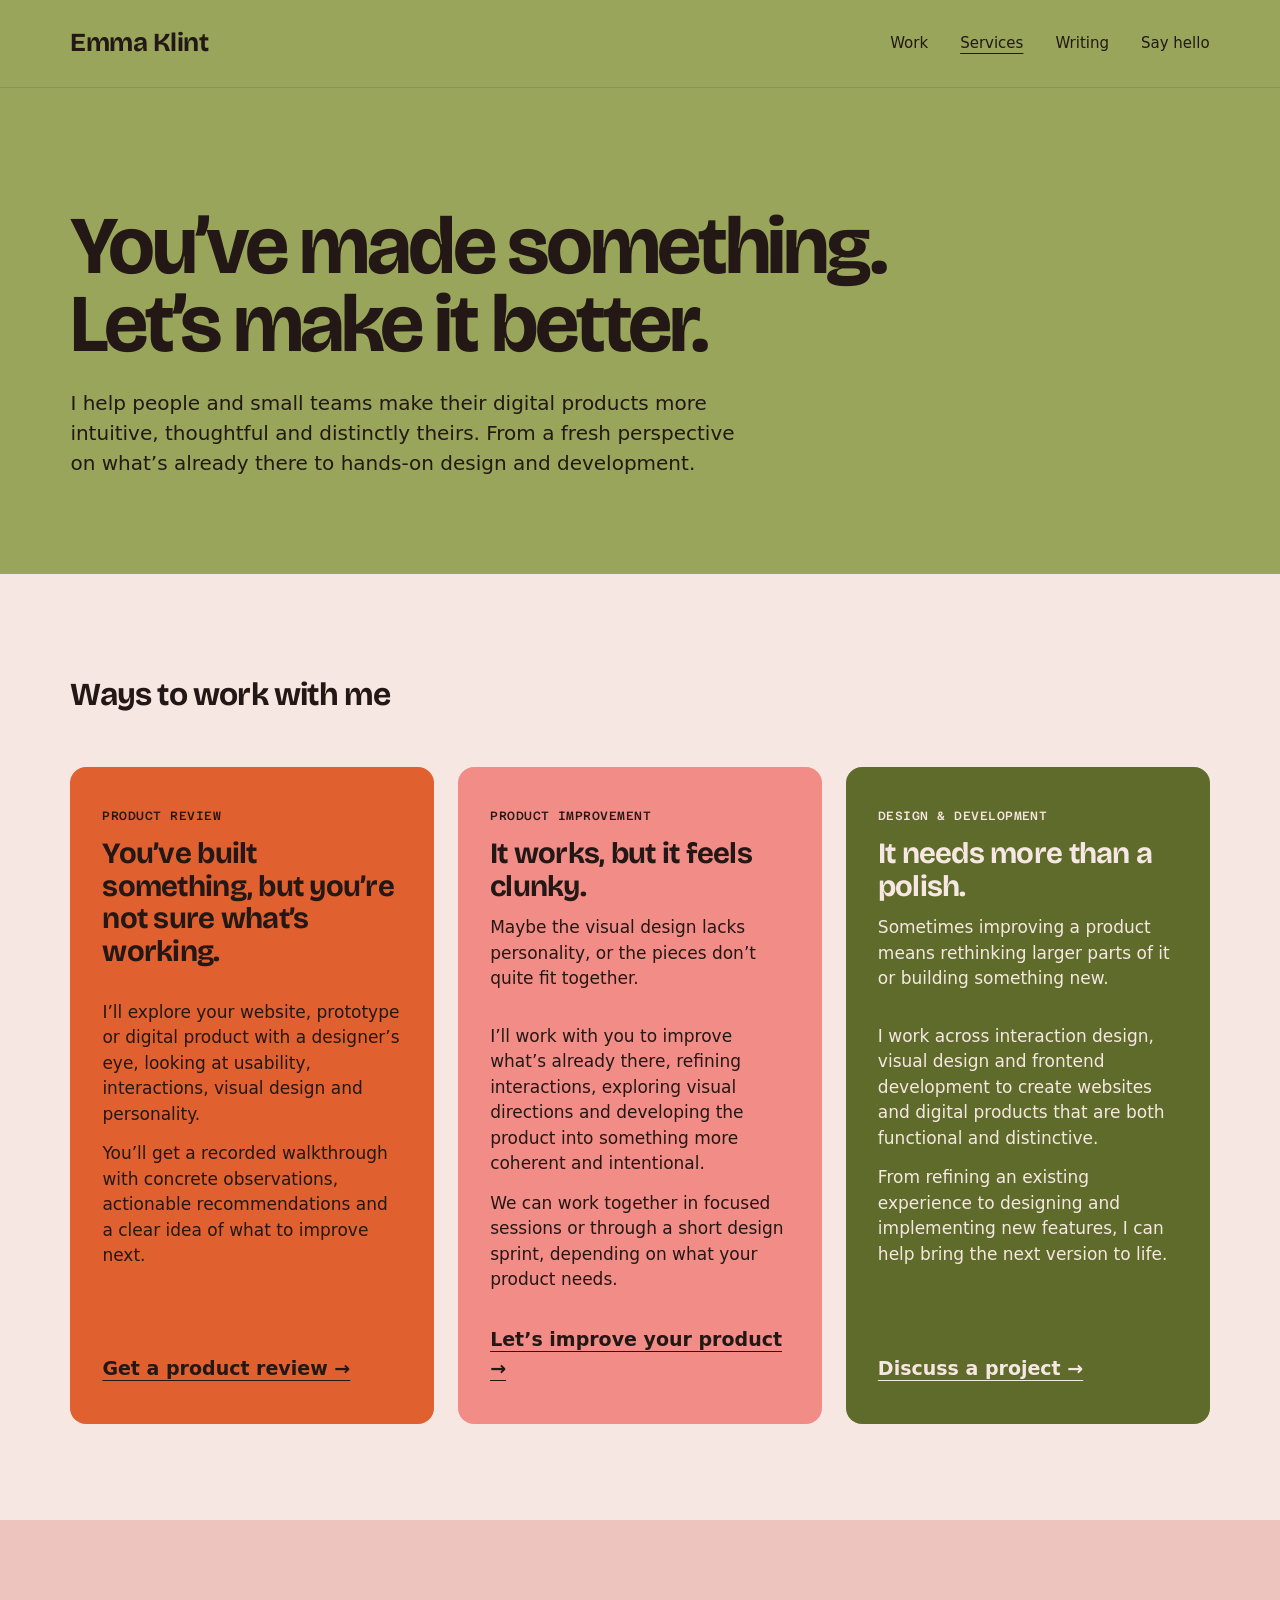
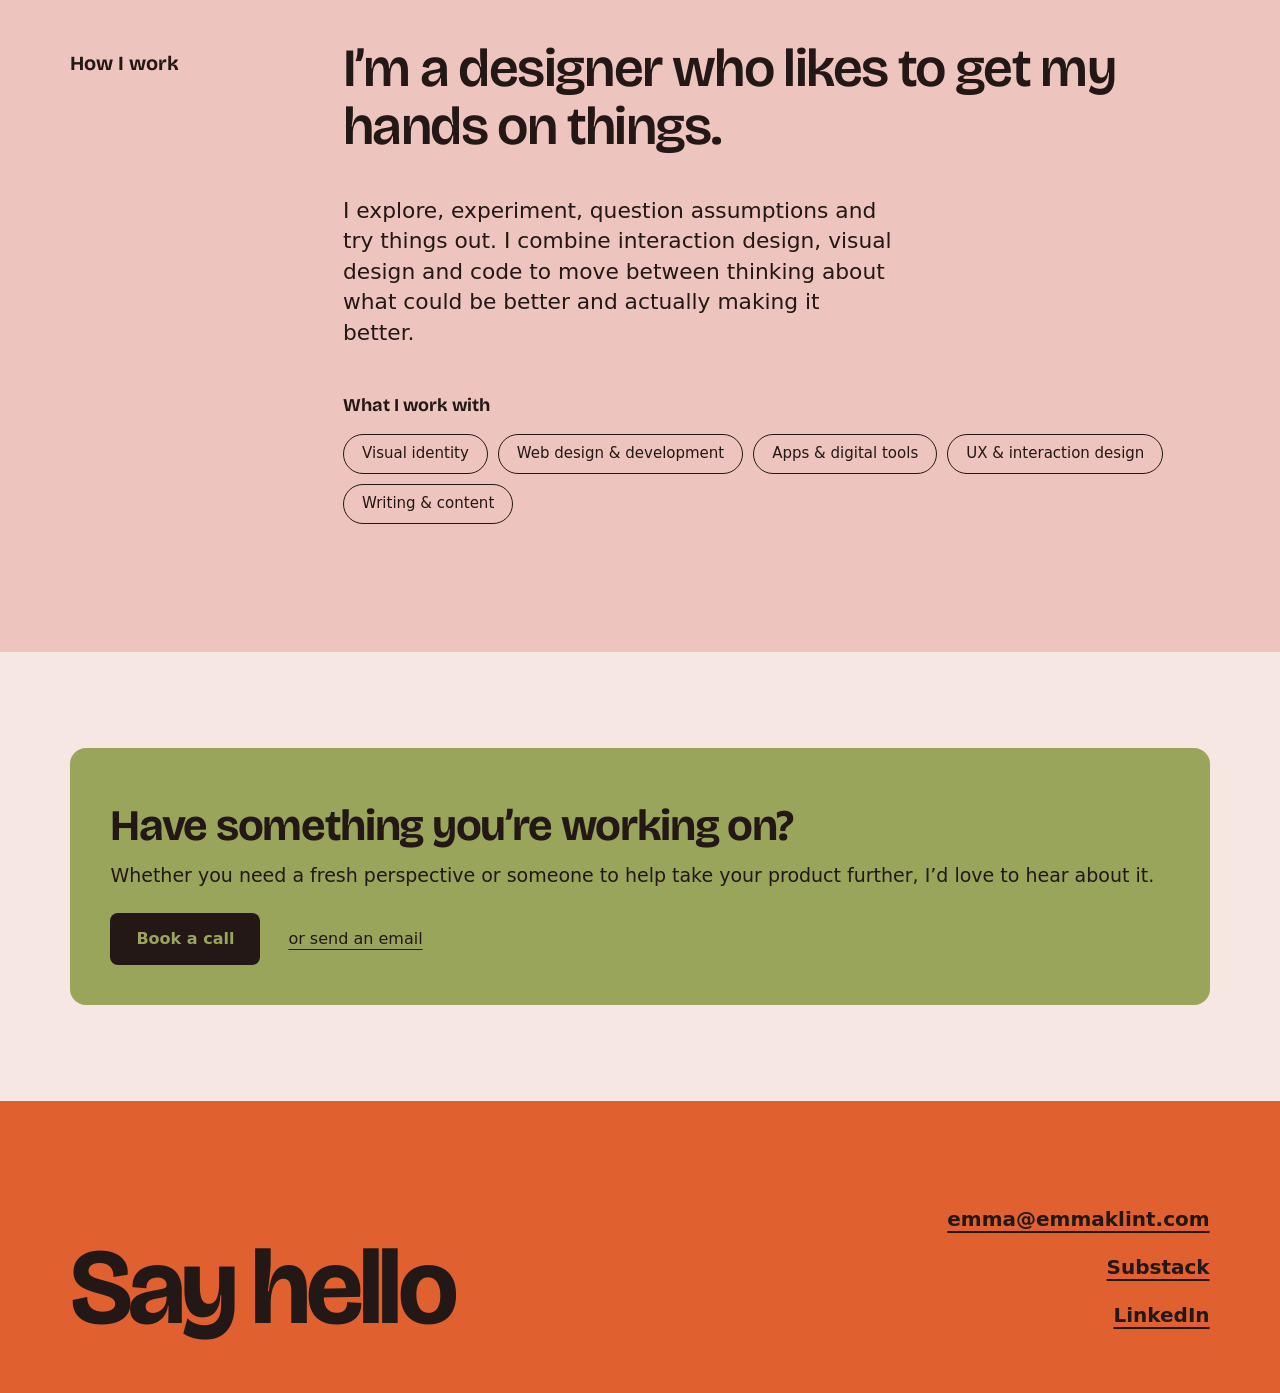
<file: services.html>
<!doctype html>
<html lang="en">
<head>
<meta charset="utf-8">
<meta name="viewport" content="width=device-width, initial-scale=1, viewport-fit=cover">
<title>Services | Emma Klint, Product Designer</title>
<meta name="description" content="Product reviews, design improvements, and hands-on design and development for founders and small teams, by Stockholm-based product designer Emma Klint.">
<link rel="canonical" href="https://emmaklint.com/services">
<meta name="theme-color" content="#98A55A">

<meta property="og:type" content="website">
<meta property="og:url" content="https://emmaklint.com/services">
<meta property="og:site_name" content="Emma Klint">
<meta property="og:title" content="Services | Emma Klint, Product Designer">
<meta property="og:description" content="Product reviews, design improvements, and hands-on design and development for founders and small teams, by Stockholm-based product designer Emma Klint.">
<meta property="og:image" content="https://emmaklint.com/og-image.jpg">
<meta property="og:image:width" content="1200">
<meta property="og:image:height" content="630">
<meta property="og:image:alt" content="A green folding chair next to a crayon drawing of a chair on a pink wall">
<meta property="og:locale" content="en_US">
<meta name="twitter:card" content="summary_large_image">

<link rel="icon" href="/favicon.ico" sizes="48x48">
<link rel="icon" type="image/png" sizes="32x32" href="/favicon-32x32.png">
<link rel="icon" type="image/png" sizes="16x16" href="/favicon-16x16.png">
<link rel="apple-touch-icon" href="/apple-touch-icon.png">
<link rel="manifest" href="/site.webmanifest">

<link rel="preconnect" href="https://fonts.googleapis.com">
<link rel="preconnect" href="https://fonts.gstatic.com" crossorigin>
<link rel="stylesheet" href="https://fonts.googleapis.com/css2?family=Bricolage+Grotesque:opsz,wdth,wght@12..96,75..100,200..800&amp;family=Azeret+Mono:wght@400;500&amp;display=swap">
<link rel="stylesheet" href="/styles.css">
</head>
<body>
<a class="skip" href="#main">Skip to content</a>

<header class="site-header">
  <a class="wordmark" href="/">Emma Klint</a>
  <nav aria-label="Main">
    <a href="/portfolio">Work</a>
    <a href="/services" aria-current="page">Services</a>
    <a href="/#writing">Writing</a>
    <a href="#hello" class="nav-hello">Say hello</a>
  </nav>
</header>

<main id="main">
  <section class="page-intro page-intro--statement" aria-labelledby="intro-title">
    <h1 id="intro-title">You’ve made something.<br> Let’s make it better.</h1>
    <p>I help people and small teams make their digital products more intuitive, thoughtful and distinctly theirs. From a fresh perspective on what’s already there to hands-on design and development.</p>
  </section>

  <section class="offers" aria-labelledby="offers-title">
    <div class="section-head">
      <h2 id="offers-title" class="publication">Ways to work with me</h2>
    </div>

    <article class="service service--crayon offer" aria-labelledby="offer-1">
      <div class="offer-head">
        <p class="offer-label">Product review</p>
        <h3 id="offer-1">You’ve built something, but you’re not sure what’s working.</h3>
      </div>
      <div class="offer-body">
        <div class="offer-text">
          <p>I’ll explore your website, prototype or digital product with a designer’s eye, looking at usability, interactions, visual design and personality.</p>
          <p>You’ll get a recorded walkthrough with concrete observations, actionable recommendations and a clear idea of what to improve next.</p>
        </div>
        <a class="offer-link" href="mailto:emma@emmaklint.com?subject=Product%20review">Get a product review →</a>
      </div>
    </article>
    <article class="service service--pink offer" aria-labelledby="offer-2">
      <div class="offer-head">
        <p class="offer-label">Product improvement</p>
        <h3 id="offer-2">It works, but it feels clunky.</h3>
        <p class="offer-pain">Maybe the visual design lacks personality, or the pieces don’t quite fit together.</p>
      </div>
      <div class="offer-body">
        <div class="offer-text">
          <p>I’ll work with you to improve what’s already there, refining interactions, exploring visual directions and developing the product into something more coherent and intentional.</p>
          <p>We can work together in focused sessions or through a short design sprint, depending on what your product needs.</p>
        </div>
        <a class="offer-link" href="mailto:emma@emmaklint.com?subject=Improving%20my%20product">Let’s improve your product →</a>
      </div>
    </article>
    <article class="service service--moss offer" aria-labelledby="offer-3">
      <div class="offer-head">
        <p class="offer-label">Design &amp; development</p>
        <h3 id="offer-3">It needs more than a polish.</h3>
        <p class="offer-pain">Sometimes improving a product means rethinking larger parts of it or building something new.</p>
      </div>
      <div class="offer-body">
        <div class="offer-text">
          <p>I work across interaction design, visual design and frontend development to create websites and digital products that are both functional and distinctive.</p>
          <p>From refining an existing experience to designing and implementing new features, I can help bring the next version to life.</p>
        </div>
        <a class="offer-link" href="mailto:emma@emmaklint.com?subject=A%20project">Discuss a project →</a>
      </div>
    </article>
  </section>

  <section class="about" aria-labelledby="how-title">
    <h2 id="how-title">How I work</h2>
    <div class="about-body">
      <p class="about-belief">I’m a designer who likes to get my hands on things.</p>
      <p class="about-facts">I explore, experiment, question assumptions and try things out. I combine interaction design, visual design and code to move between thinking about what could be better and actually making it better.</p>
      <div class="expertise">
        <h3>What I work with</h3>
        <ul class="tags">
          <li>Visual identity</li>
          <li>Web design &amp; development</li>
          <li>Apps &amp; digital tools</li>
          <li>UX &amp; interaction design</li>
          <li>Writing &amp; content</li>
        </ul>
      </div>
    </div>
  </section>

  <section class="teaser" aria-labelledby="cta-title">
    <div class="teaser-card teaser-card--olive">
      <div>
        <h2 id="cta-title">Have something you’re working on?</h2>
        <p>Whether you need a fresh perspective or someone to help take your product further, I’d love to hear about it.</p>
      </div>
      <div class="hero-actions">
        <a class="button" href="https://calendar.notion.so/meet/eklint/chat">Book a call</a>
        <a href="mailto:emma@emmaklint.com">or send an email</a>
      </div>
    </div>
  </section>
</main>

<footer class="site-footer" id="hello">
  <h2>Say hello</h2>
  <div class="footer-links">
    <a href="mailto:emma@emmaklint.com">emma@emmaklint.com</a>
    <a href="https://emmaklint.substack.com">Substack</a>
    <a href="https://www.linkedin.com/in/emmaklint">LinkedIn</a>
  </div>
</footer>
</body>
</html>
</file>
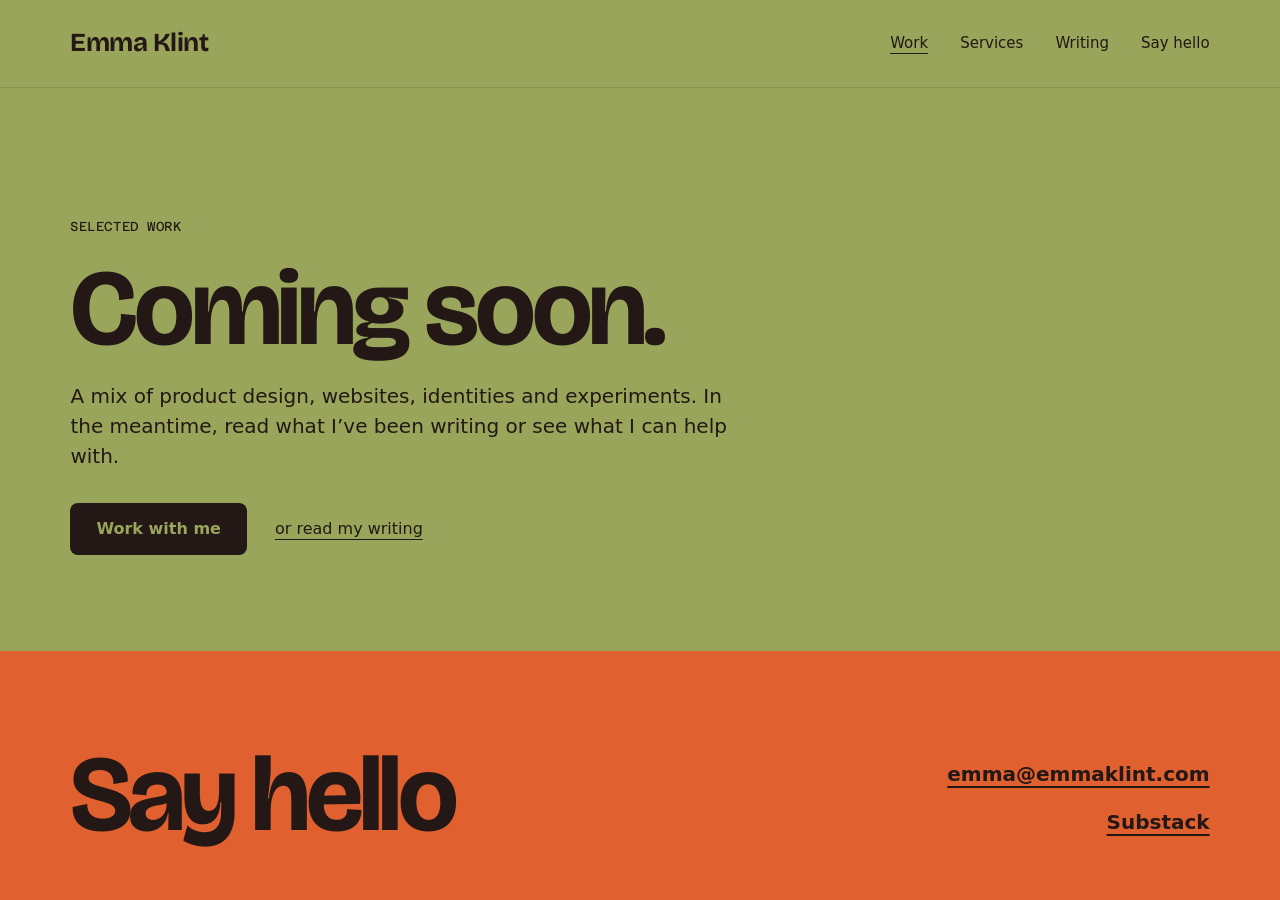
<file: work.html>
<!doctype html>
<html lang="en">
<head>
<meta charset="utf-8">
<meta name="viewport" content="width=device-width, initial-scale=1, viewport-fit=cover">
<title>Work, coming soon | Emma Klint</title>
<meta name="description" content="Selected work by Emma Klint: a mix of product design, websites, identities and experiments.">
<meta name="robots" content="noindex">
<link rel="canonical" href="https://emmaklint.com/work">
<meta name="theme-color" content="#98A55A">

<meta property="og:type" content="website">
<meta property="og:url" content="https://emmaklint.com/work">
<meta property="og:site_name" content="Emma Klint">
<meta property="og:title" content="Work, coming soon | Emma Klint">
<meta property="og:description" content="Selected work by Emma Klint: a mix of product design, websites, identities and experiments.">
<meta property="og:image" content="https://emmaklint.com/og-image.jpg">
<meta property="og:image:width" content="1200">
<meta property="og:image:height" content="630">
<meta property="og:image:alt" content="Emma Klint, identity, web &amp; digital design, Stockholm, over a photo of a green folding chair next to a crayon drawing of a chair">
<meta property="og:locale" content="en_US">
<meta name="twitter:card" content="summary_large_image">

<link rel="icon" href="/favicon.ico" sizes="48x48">
<link rel="icon" type="image/png" sizes="32x32" href="/favicon-32x32.png">
<link rel="icon" type="image/png" sizes="16x16" href="/favicon-16x16.png">
<link rel="apple-touch-icon" href="/apple-touch-icon.png">
<link rel="manifest" href="/site.webmanifest">

<link rel="preconnect" href="https://fonts.googleapis.com">
<link rel="preconnect" href="https://fonts.gstatic.com" crossorigin>
<link rel="stylesheet" href="https://fonts.googleapis.com/css2?family=Bricolage+Grotesque:opsz,wdth,wght@12..96,75..100,200..800&amp;family=Azeret+Mono:wght@400;500&amp;display=swap">
<link rel="stylesheet" href="/styles.css">
</head>
<body class="page-fill">
<a class="skip" href="#main">Skip to content</a>

<header class="site-header">
  <a class="wordmark" href="/">Emma Klint</a>
  <nav aria-label="Main">
    <a href="/work" aria-current="page">Work</a>
    <a href="/services">Services</a>
    <a href="/#writing">Writing</a>
    <a href="#hello" class="nav-hello">Say hello</a>
  </nav>
</header>

<main id="main">
  <section class="page-intro" aria-labelledby="intro-title">
    <p class="page-label">Selected work</p>
    <h1 id="intro-title">Coming soon.</h1>
    <p>A mix of product design, websites, identities and experiments. In the meantime, read what I’ve been writing or see what I can help with.</p>
    <div class="hero-actions">
      <a class="button" href="/services">Work with me</a>
      <a href="/#writing">or read my writing</a>
    </div>
  </section>
</main>

<footer class="site-footer" id="hello">
  <h2>Say hello</h2>
  <div class="footer-links">
    <a href="mailto:emma@emmaklint.com">emma@emmaklint.com</a>
    <a href="https://emmaklint.substack.com">Substack</a>
  </div>
</footer>
</body>
</html>
</file>
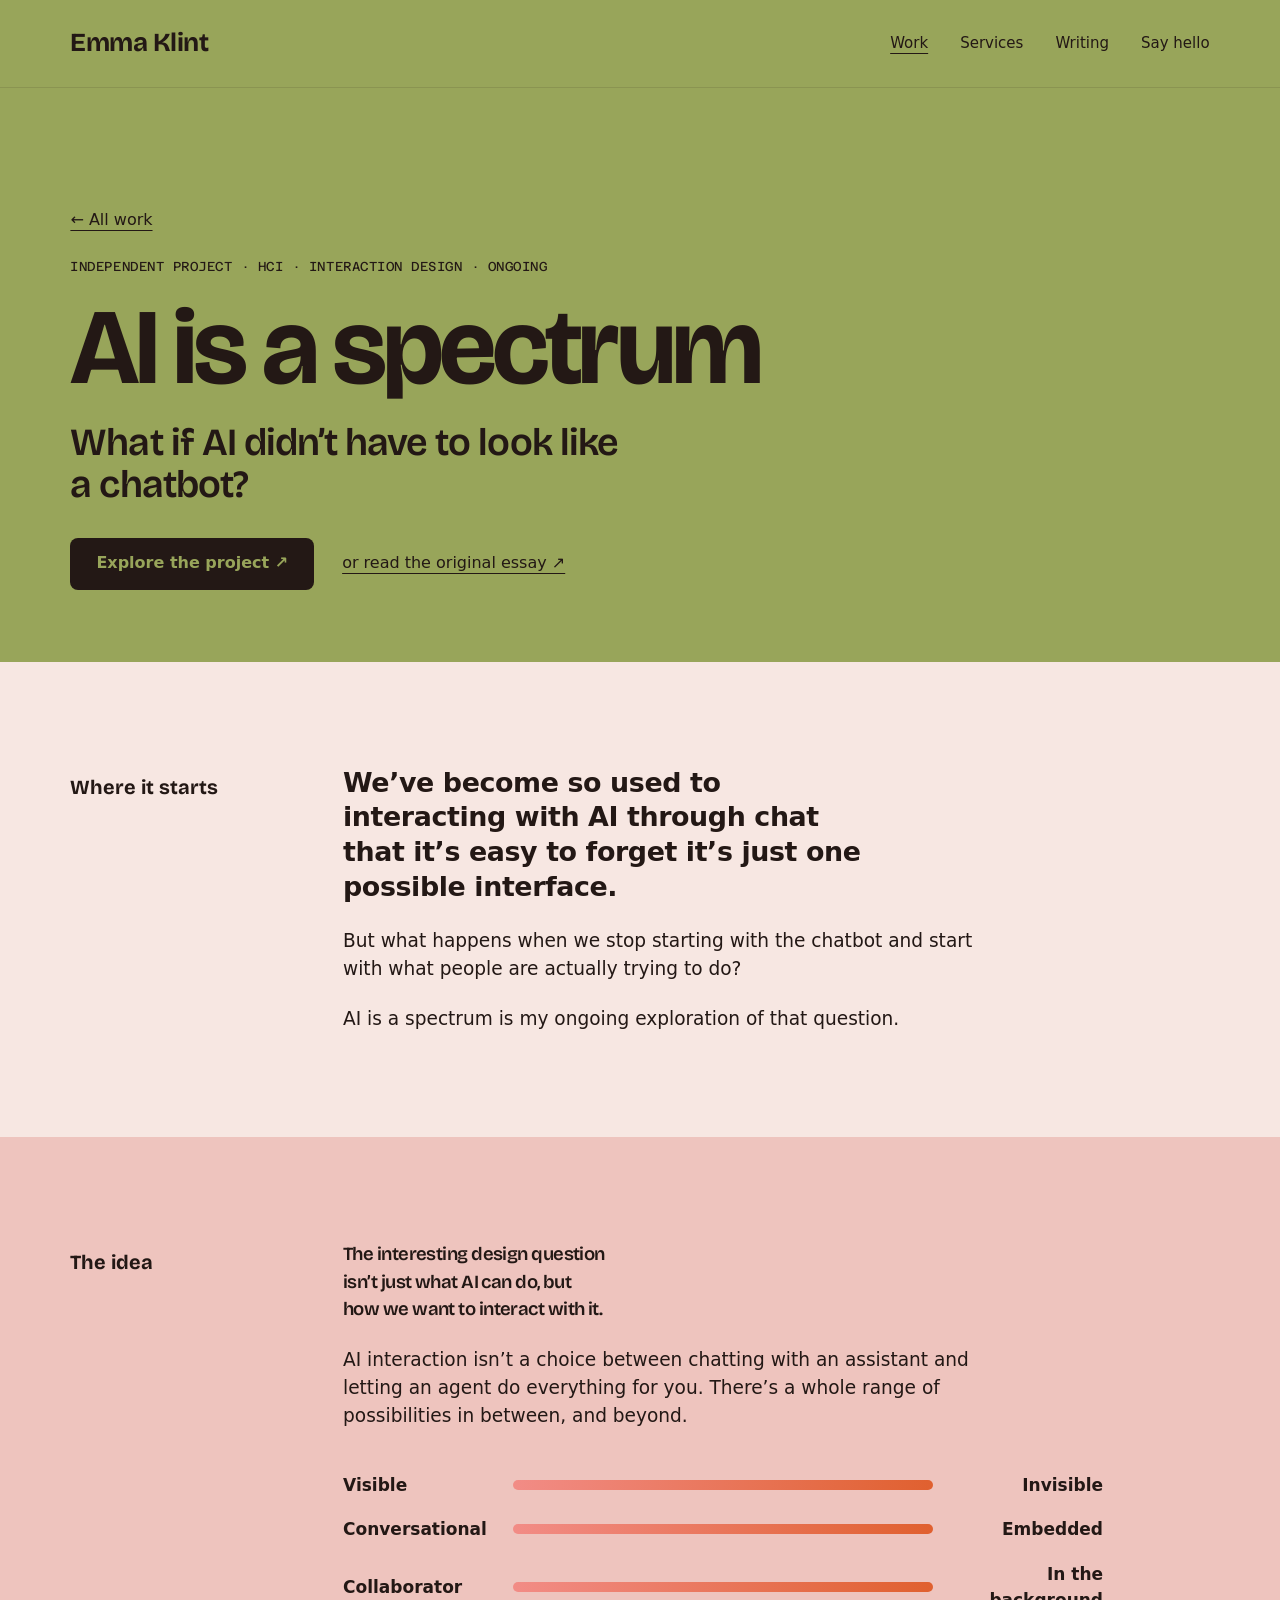
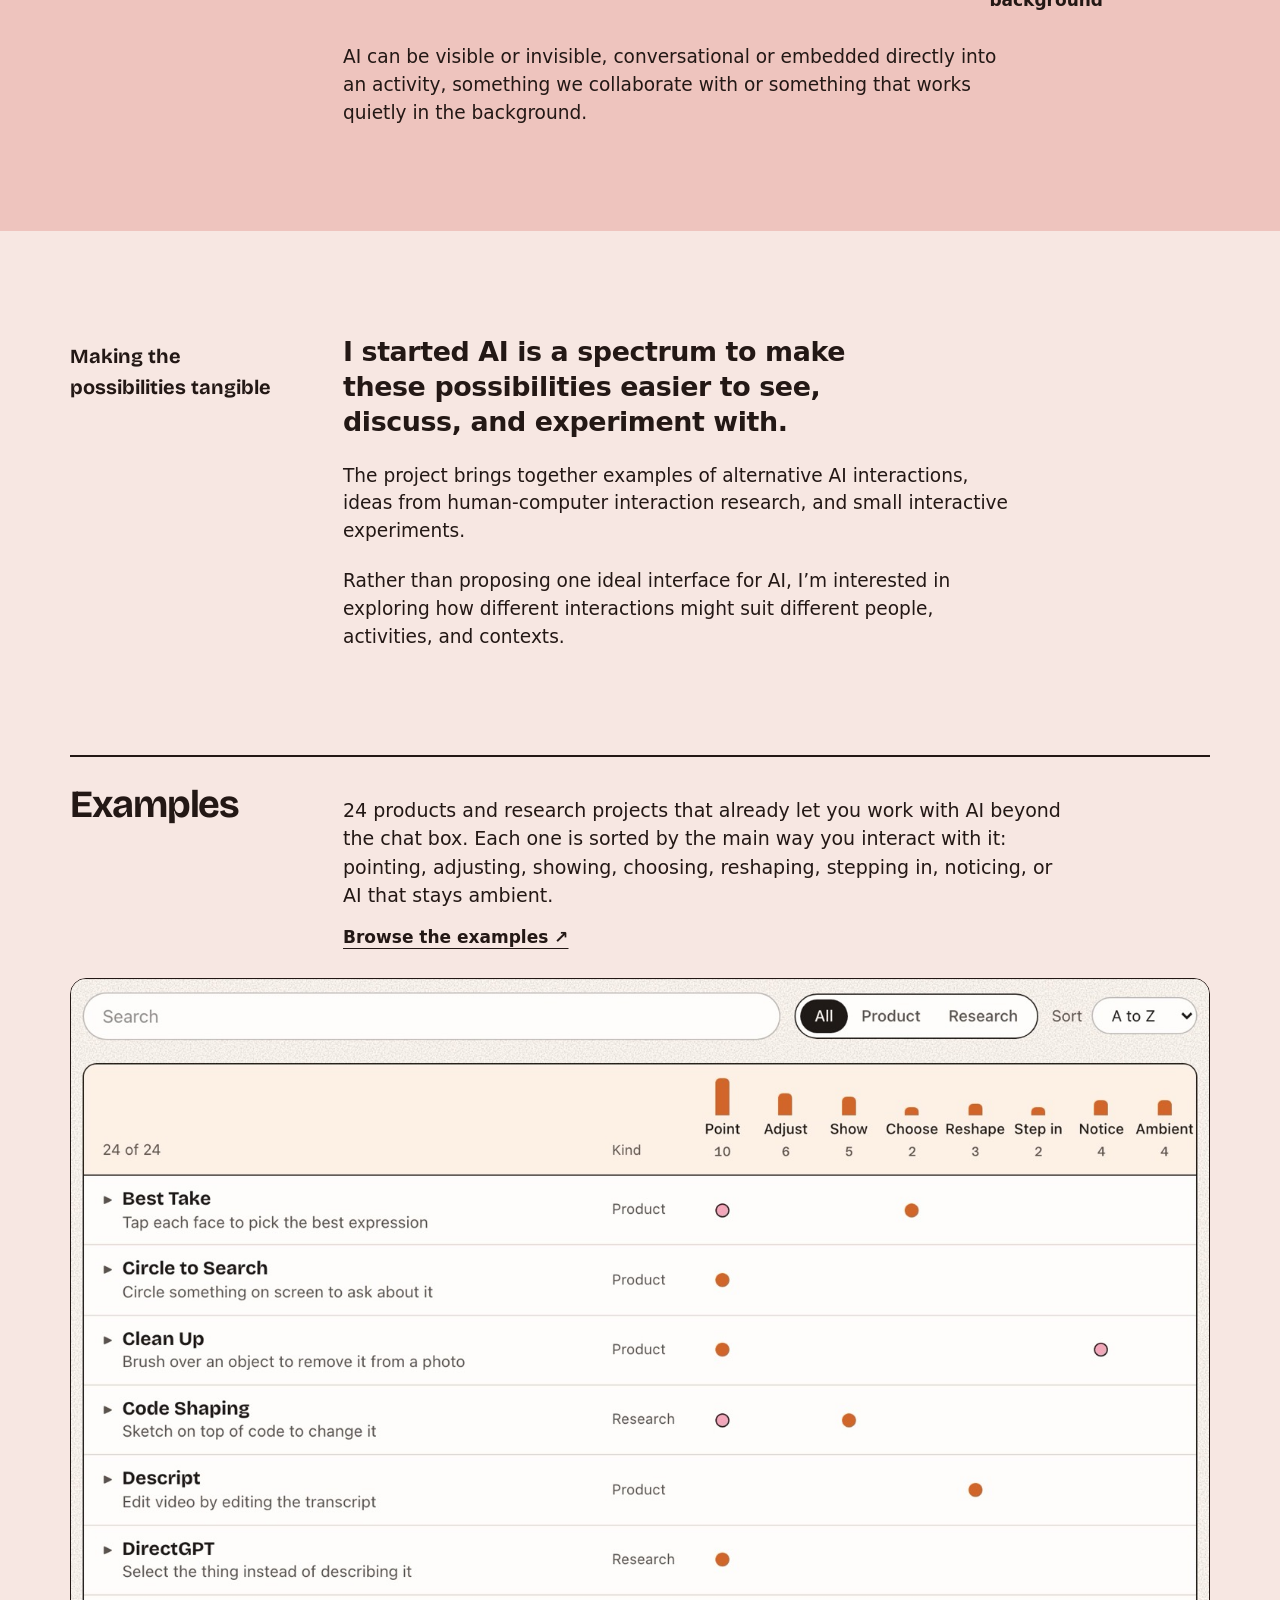
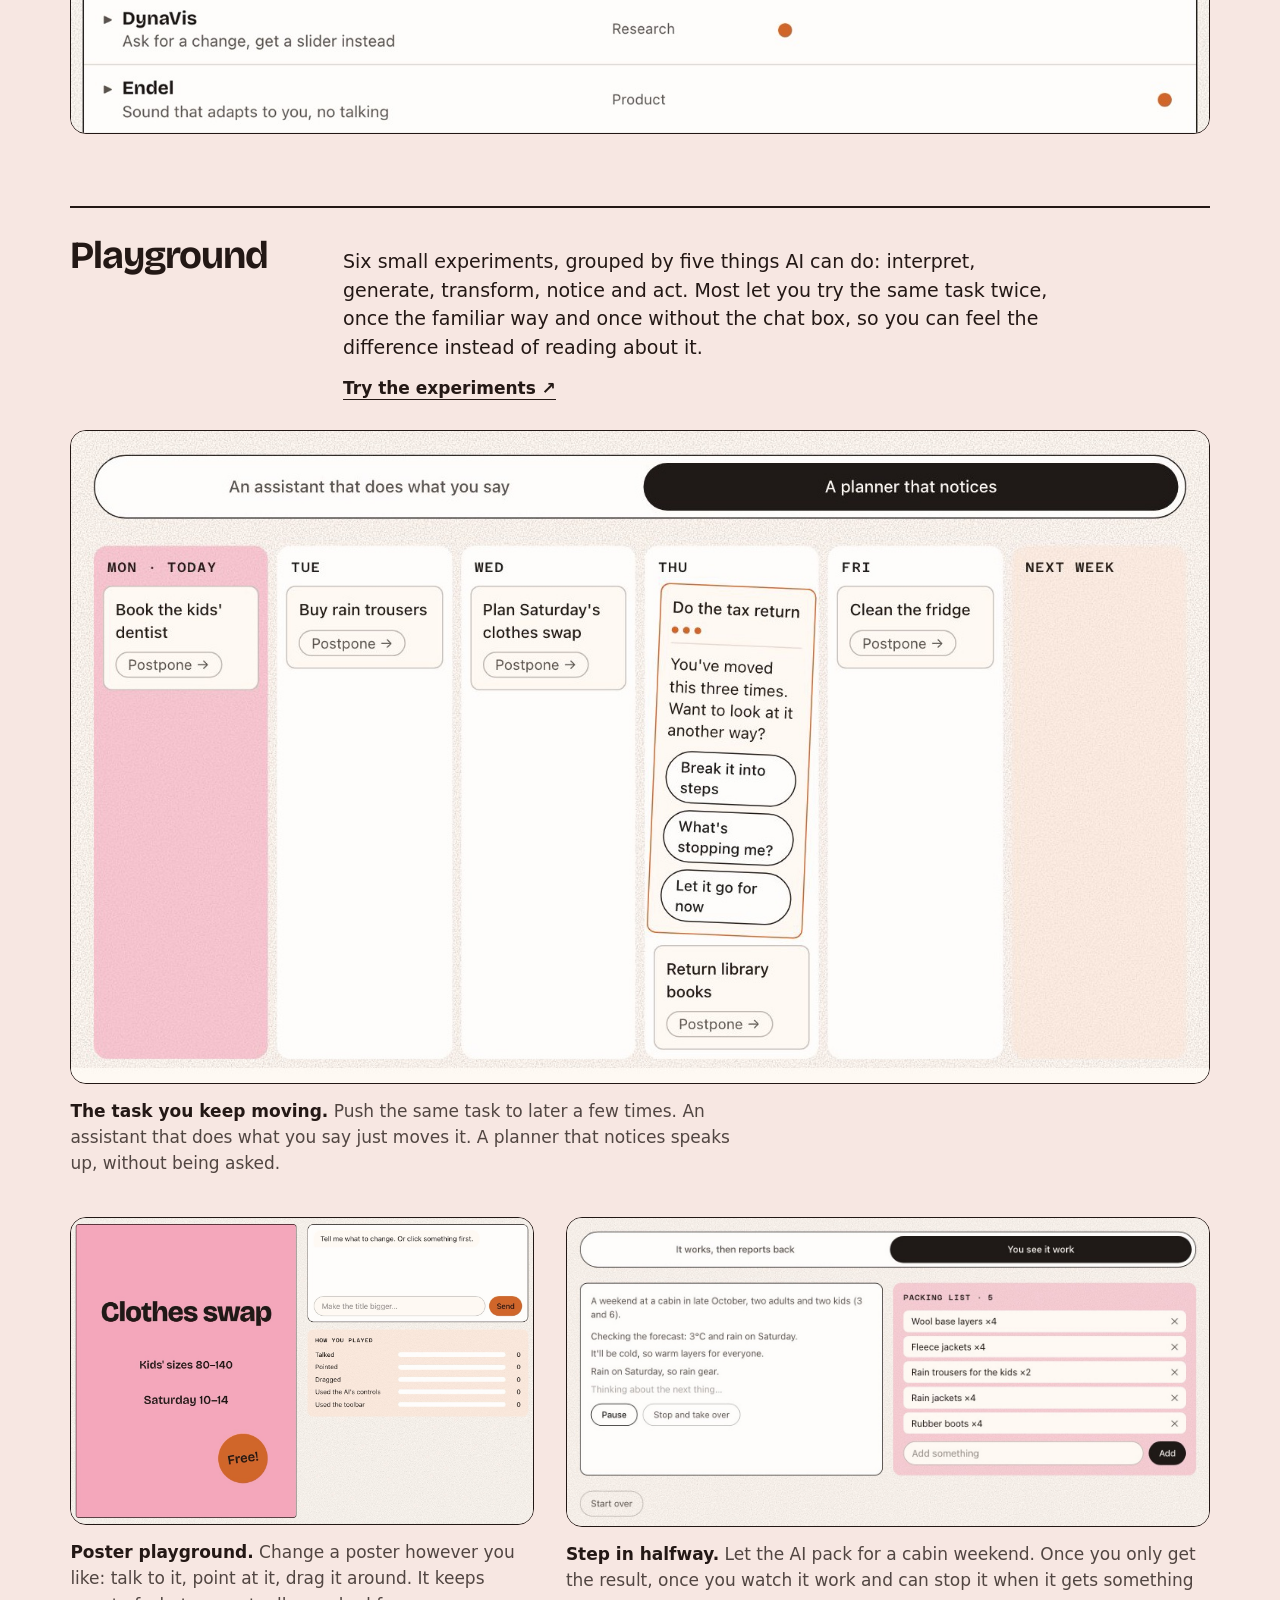
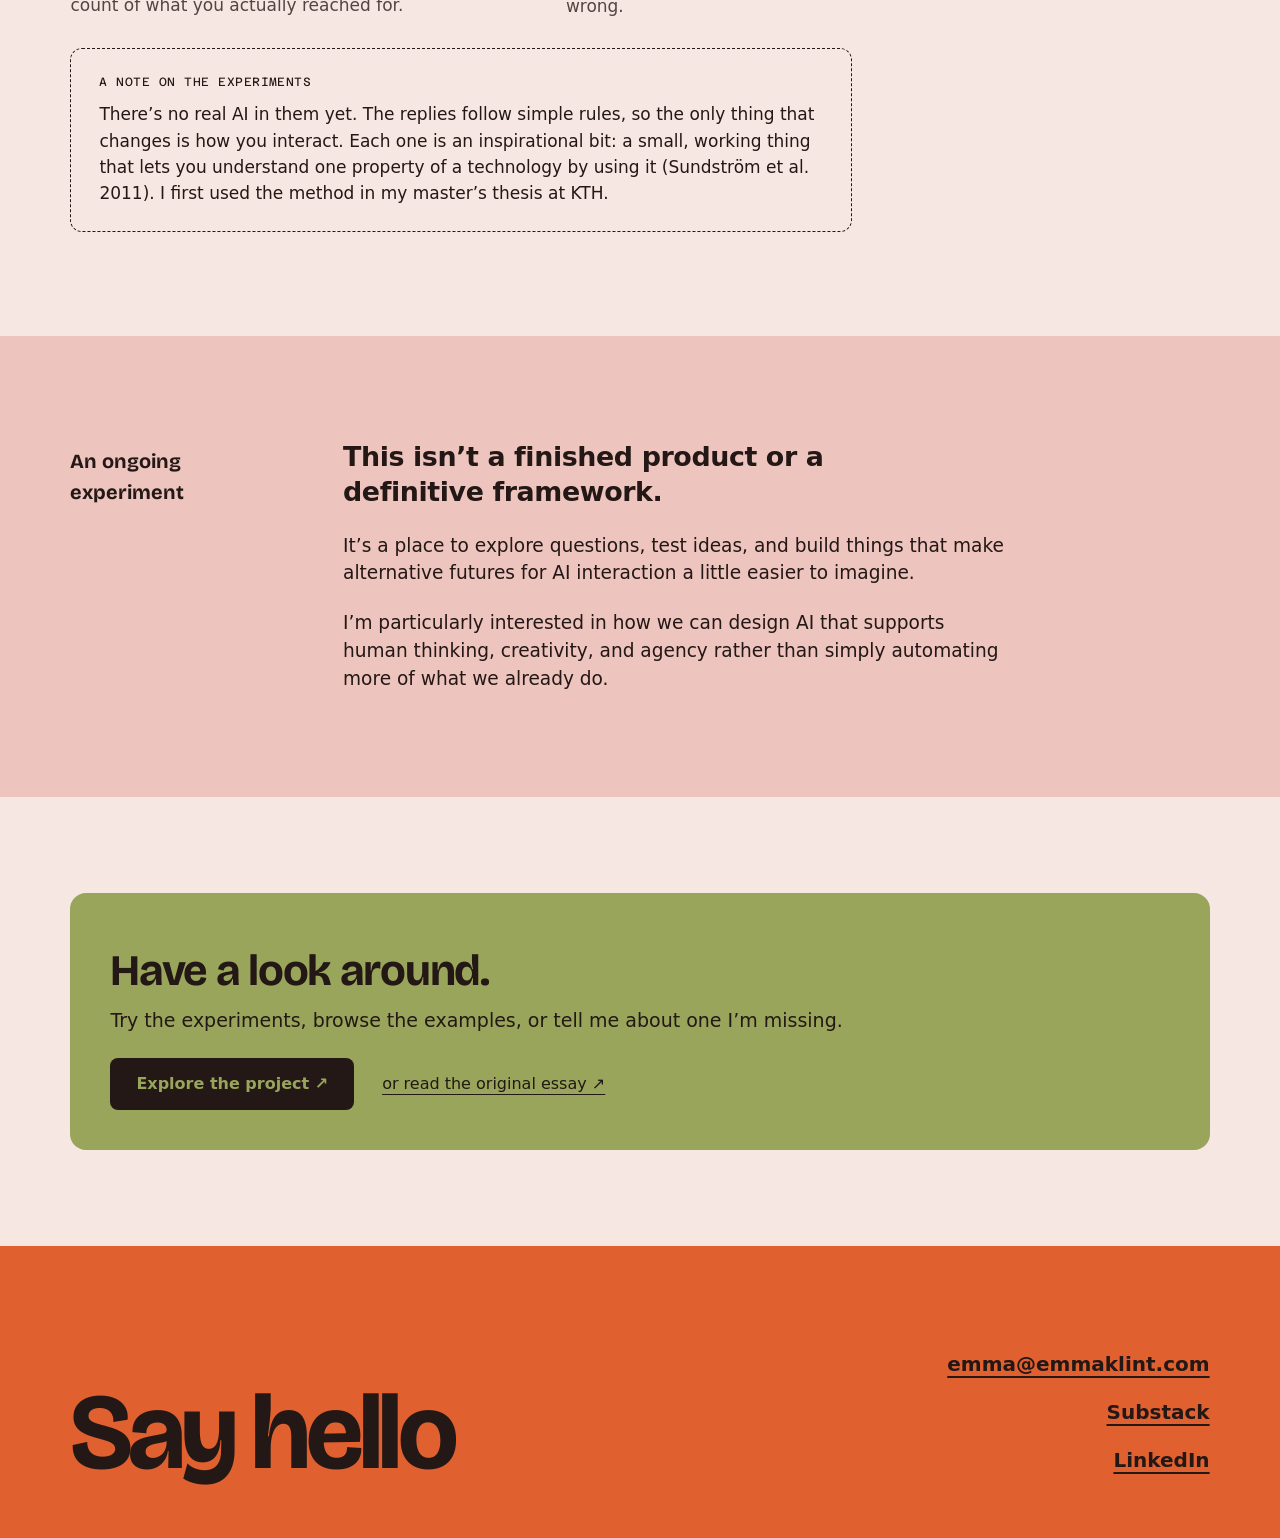
<file: work/ai-is-a-spectrum.html>
<!doctype html>
<html lang="en">
<head>
<meta charset="utf-8">
<meta name="viewport" content="width=device-width, initial-scale=1, viewport-fit=cover">
<title>AI is a spectrum | Emma Klint</title>
<meta name="description" content="An independent project by Emma Klint exploring how people and AI could interact beyond the chatbot, through examples, research, and interactive experiments.">
<link rel="canonical" href="https://emmaklint.com/work/ai-is-a-spectrum">
<meta name="theme-color" content="#98A55A">

<meta property="og:type" content="article">
<meta property="og:url" content="https://emmaklint.com/work/ai-is-a-spectrum">
<meta property="og:site_name" content="Emma Klint">
<meta property="og:title" content="AI is a spectrum | Emma Klint">
<meta property="og:description" content="An independent project by Emma Klint exploring how people and AI could interact beyond the chatbot, through examples, research, and interactive experiments.">
<meta property="og:image" content="https://emmaklint.com/og-image.jpg">
<meta property="og:image:width" content="1200">
<meta property="og:image:height" content="630">
<meta property="og:image:alt" content="A green folding chair next to a crayon drawing of a chair on a pink wall">
<meta property="og:locale" content="en_US">
<meta name="twitter:card" content="summary_large_image">

<link rel="icon" href="/favicon.ico" sizes="48x48">
<link rel="icon" type="image/png" sizes="32x32" href="/favicon-32x32.png">
<link rel="icon" type="image/png" sizes="16x16" href="/favicon-16x16.png">
<link rel="apple-touch-icon" href="/apple-touch-icon.png">
<link rel="manifest" href="/site.webmanifest">

<link rel="preconnect" href="https://fonts.googleapis.com">
<link rel="preconnect" href="https://fonts.gstatic.com" crossorigin>
<link rel="stylesheet" href="https://fonts.googleapis.com/css2?family=Bricolage+Grotesque:opsz,wdth,wght@12..96,75..100,200..800&amp;family=Azeret+Mono:wght@400;500&amp;display=swap">
<link rel="stylesheet" href="/styles.css">
</head>
<body>
<a class="skip" href="#main">Skip to content</a>

<header class="site-header">
  <a class="wordmark" href="/">Emma Klint</a>
  <nav aria-label="Main">
    <a href="/portfolio" aria-current="page">Work</a>
    <a href="/services">Services</a>
    <a href="/#writing">Writing</a>
    <a href="#hello" class="nav-hello">Say hello</a>
  </nav>
</header>

<main id="main">
  <section class="page-intro case-intro" aria-labelledby="intro-title">
    <a class="crumb" href="/portfolio">← All work</a>
    <p class="page-label">Independent project · HCI · Interaction design · Ongoing</p>
    <h1 id="intro-title">AI is a spectrum</h1>
    <p class="case-question">What if AI didn’t have to look like a chatbot?</p>
    <div class="hero-actions">
      <a class="button" href="https://aiisaspectrum.com">Explore the project ↗</a>
      <a href="https://emmaklint.substack.com/p/ai-is-a-spectrum-and-chat-is-stuck">or read the original essay ↗</a>
    </div>
  </section>


  <section class="case-section" aria-labelledby="start-title">
    <h2 id="start-title">Where it starts</h2>
    <div class="case-body">
      <p class="case-lead">We’ve become so used to interacting with AI through chat that it’s easy to forget it’s just one possible interface.</p>
      <p>But what happens when we stop starting with the chatbot and start with what people are actually trying to do?</p>
      <p>AI is a spectrum is my ongoing exploration of that question.</p>
    </div>
  </section>

  <section class="case-section case-section--wall" aria-labelledby="idea-title">
    <h2 id="idea-title">The idea</h2>
    <div class="case-body">
      <p class="about-belief">The interesting design question isn’t just what AI can do, but how we want to interact with it.</p>
      <p>AI interaction isn’t a choice between chatting with an assistant and letting an agent do everything for you. There’s a whole range of possibilities in between, and beyond.</p>
      <div class="spectrum" role="img" aria-label="Three spectrums: visible to invisible, conversational to embedded in an activity, collaborating with you to working quietly in the background">
        <div class="spectrum-row"><span>Visible</span><span class="spectrum-line"></span><span>Invisible</span></div>
        <div class="spectrum-row"><span>Conversational</span><span class="spectrum-line"></span><span>Embedded</span></div>
        <div class="spectrum-row"><span>Collaborator</span><span class="spectrum-line"></span><span>In the background</span></div>
      </div>
      <p>AI can be visible or invisible, conversational or embedded directly into an activity, something we collaborate with or something that works quietly in the background.</p>
    </div>
  </section>

  <section class="case-section" aria-labelledby="tangible-title">
    <h2 id="tangible-title">Making the possibilities tangible</h2>
    <div class="case-body">
      <p class="case-lead">I started AI is a spectrum to make these possibilities easier to see, discuss, and experiment with.</p>
      <p>The project brings together examples of alternative AI interactions, ideas from human-computer interaction research, and small interactive experiments.</p>
      <p>Rather than proposing one ideal interface for AI, I’m interested in exploring how different interactions might suit different people, activities, and contexts.</p>
    </div>
  </section>

  <div class="case-gallery">
    <section class="case-part" aria-labelledby="examples-title">
      <div class="case-part-head">
        <h3 id="examples-title">Examples</h3>
        <div>
          <p>24 products and research projects that already let you work with AI beyond the chat box. Each one is sorted by the main way you interact with it: pointing, adjusting, showing, choosing, reshaping, stepping in, noticing, or AI that stays ambient.</p>
          <a href="https://aiisaspectrum.com/examples">Browse the examples ↗</a>
        </div>
      </div>
      <figure class="shot">
        <img src="/images/ai-spectrum/examples.jpg" width="1500" height="995" loading="lazy" alt="The Examples page: a table of products and research projects like Best Take, Circle to Search, Clean Up and Descript, with dots showing which ways of interacting each one uses">
      </figure>
    </section>

    <section class="case-part" aria-labelledby="playground-title">
      <div class="case-part-head">
        <h3 id="playground-title">Playground</h3>
        <div>
          <p>Six small experiments, grouped by five things AI can do: interpret, generate, transform, notice and act. Most let you try the same task twice, once the familiar way and once without the chat box, so you can feel the difference instead of reading about it.</p>
          <a href="https://aiisaspectrum.com/bits">Try the experiments ↗</a>
        </div>
      </div>
      <div class="shots">
        <figure class="shot shot--wide">
          <img src="/images/ai-spectrum/planner.jpg" width="1500" height="860" loading="lazy" alt="A week planner where the task “Do the tax return” has been moved to Thursday. The card asks: “You’ve moved this three times. Want to look at it another way?” with the options Break it into steps, What’s stopping me? and Let it go for now">
          <figcaption><strong>The task you keep moving.</strong> Push the same task to later a few times. An assistant that does what you say just moves it. A planner that notices speaks up, without being asked.</figcaption>
        </figure>
        <figure class="shot">
          <img src="/images/ai-spectrum/poster.jpg" width="1500" height="995" loading="lazy" alt="A pink clothes swap poster next to a chat box and a “How you played” panel counting talking, pointing, dragging and toolbar use">
          <figcaption><strong>Poster playground.</strong> Change a poster however you like: talk to it, point at it, drag it around. It keeps count of what you actually reached for.</figcaption>
        </figure>
        <figure class="shot">
          <img src="/images/ai-spectrum/step-in.jpg" width="1500" height="720" loading="lazy" alt="The AI packing for a cabin weekend: its reasoning on the left with Pause and Stop and take over buttons, the growing packing list on the right">
          <figcaption><strong>Step in halfway.</strong> Let the AI pack for a cabin weekend. Once you only get the result, once you watch it work and can stop it when it gets something wrong.</figcaption>
        </figure>
      </div>
      <div class="case-note">
        <p class="page-label">A note on the experiments</p>
        <p>There’s no real AI in them yet. The replies follow simple rules, so the only thing that changes is how you interact. Each one is an inspirational bit: a small, working thing that lets you understand one property of a technology by using it (Sundström et al. 2011). I first used the method in my master’s thesis at KTH.</p>
      </div>
    </section>
  </div>

  <section class="case-section case-section--wall" aria-labelledby="ongoing-title">
    <h2 id="ongoing-title">An ongoing experiment</h2>
    <div class="case-body">
      <p class="case-lead">This isn’t a finished product or a definitive framework.</p>
      <p>It’s a place to explore questions, test ideas, and build things that make alternative futures for AI interaction a little easier to imagine.</p>
      <p>I’m particularly interested in how we can design AI that supports human thinking, creativity, and agency rather than simply automating more of what we already do.</p>
    </div>
  </section>

  <section class="teaser" aria-labelledby="cta-title">
    <div class="teaser-card teaser-card--olive">
      <div>
        <h2 id="cta-title">Have a look around.</h2>
        <p>Try the experiments, browse the examples, or tell me about one I’m missing.</p>
      </div>
      <div class="hero-actions">
        <a class="button" href="https://aiisaspectrum.com">Explore the project ↗</a>
        <a href="https://emmaklint.substack.com/p/ai-is-a-spectrum-and-chat-is-stuck">or read the original essay ↗</a>
      </div>
    </div>
  </section>
</main>

<footer class="site-footer" id="hello">
  <h2>Say hello</h2>
  <div class="footer-links">
    <a href="mailto:emma@emmaklint.com">emma@emmaklint.com</a>
    <a href="https://emmaklint.substack.com">Substack</a>
    <a href="https://www.linkedin.com/in/emmaklint">LinkedIn</a>
  </div>
</footer>
</body>
</html>
</file>
<file: styles.css>
/* Color library: from the crayon photo series */
:root {
  --ink: #231815;
  --ink-soft: rgba(35, 24, 21, 0.78);
  --line: rgba(35, 24, 21, 0.12);
  --blush: #F7E7E2;   /* page ground */
  --wall: #EEC4BE;    /* about */
  --olive: #98A55A;   /* main: header + hero */
  --moss: #5E6B2A;    /* digital things card */
  --crayon: #E0602F;  /* identity card + footer */
  --crayon-pink: #F28C86; /* websites card */

  --display: "Bricolage Grotesque", system-ui, sans-serif;
  --body: -apple-system, BlinkMacSystemFont, "SF Pro Text", system-ui, "Segoe UI", Roboto, sans-serif;
  --mono: "Azeret Mono", ui-monospace, "SF Mono", Menlo, monospace;

  --pad: clamp(20px, 5.5vw, 80px);
}

*, *::before, *::after { box-sizing: border-box; }

html { scroll-behavior: smooth; -webkit-text-size-adjust: 100%; }
@media (prefers-reduced-motion: reduce) { html { scroll-behavior: auto; } }

body {
  margin: 0;
  background: var(--blush);
  color: var(--ink);
  font-family: var(--body);
  font-size: 17px;
  line-height: 1.55;
  -webkit-font-smoothing: antialiased;
}

img { display: block; max-width: 100%; height: auto; }
a { color: var(--ink); text-underline-offset: 5px; }
a:hover { text-decoration-thickness: 2px; }
:focus-visible { outline: 3px solid var(--ink); outline-offset: 3px; border-radius: 4px; }
h1, h2, h3, p { margin: 0; }

.skip {
  position: absolute; left: 12px; top: -60px;
  background: var(--ink); color: var(--blush);
  padding: 10px 16px; border-radius: 8px; z-index: 10;
}
.skip:focus { top: 12px; }

/* Header */
.site-header {
  display: flex; align-items: center; justify-content: space-between; gap: 24px;
  min-height: 88px;
  padding: env(safe-area-inset-top, 0px) var(--pad) 0;
  background: var(--olive);
  border-bottom: 1px solid var(--line);
}
.wordmark {
  font-family: var(--display); font-weight: 700; font-size: 26px;
  letter-spacing: -0.02em; text-decoration: none;
}
.site-header nav { display: flex; gap: 32px; font-size: 15px; }
.site-header nav a { text-decoration: none; display: inline-flex; align-items: center; min-height: 44px; }
.site-header nav a:hover, .site-header nav a[aria-current="page"] { text-decoration: underline; }

/* Hero */
.hero {
  display: grid;
  grid-template-columns: minmax(0, 1fr) minmax(0, 620px);
  min-height: 720px;
  background: var(--olive);
}
.hero-text {
  display: flex; flex-direction: column; justify-content: flex-end; gap: 32px;
  padding: 96px 64px 96px var(--pad);
}
.hero h1 {
  font-family: var(--display); font-weight: 600;
  font-size: clamp(34px, 4.2vw, 60px); line-height: 1.05; letter-spacing: -0.03em;
  max-width: 22ch;
}
.hero-sub { font-size: 20px; line-height: 1.5; max-width: 34em; }
.hero-actions { display: flex; flex-wrap: wrap; align-items: center; gap: 16px 28px; margin-top: 8px; font-size: 16px; }
.button {
  display: inline-flex; align-items: center; min-height: 52px; padding: 0 26px;
  background: var(--ink); color: var(--olive);
  border-radius: 8px; font-weight: 600; text-decoration: none;
}
.button:hover { background: #3a2a25; }
.hero-photo { position: relative; overflow: hidden; }
.hero-photo img {
  position: absolute; inset: 0; width: 100%; height: 100%;
  object-fit: cover; object-position: 49% 40%;
}

/* Services */
.services {
  display: grid; grid-template-columns: repeat(3, minmax(0, 1fr)); gap: 24px;
  padding: 96px var(--pad);
}
.service {
  display: flex; flex-direction: column; justify-content: flex-end; gap: 16px;
  min-height: 340px; padding: 40px; border-radius: 16px;
}
.service h2 {
  font-family: var(--display); font-weight: 700;
  font-size: clamp(36px, 3.4vw, 48px); letter-spacing: -0.03em; line-height: 1.05;
}
.service p { font-size: 19px; line-height: 1.45; font-weight: 500; }
.service--crayon { background: var(--crayon); }
.service--pink { background: var(--crayon-pink); }
.service--moss { background: var(--moss); color: var(--blush); }
.service--moss a:not(.button) { color: inherit; }

/* Offers (Services page): wide service cards with more detail */
.offers { display: grid; grid-template-columns: repeat(3, minmax(0, 1fr)); gap: 24px; padding: 96px var(--pad); }
.offers .section-head { grid-column: 1 / -1; margin-bottom: 24px; }
.service.offer { justify-content: flex-start; gap: 32px; min-height: 0; padding: 40px 32px; }
.offer-head { display: flex; flex-direction: column; gap: 12px; }
.service .offer-label { font-family: var(--mono); font-size: 12px; letter-spacing: 0.04em; text-transform: uppercase; line-height: 1.6; }
.offer h3 {
  font-family: var(--display); font-weight: 700;
  font-size: clamp(28px, 2.3vw, 34px); letter-spacing: -0.025em; line-height: 1.1;
}
.service .offer-pain { font-size: 17px; line-height: 1.5; font-weight: 400; }
.offer-body { flex: 1; display: flex; flex-direction: column; align-items: flex-start; gap: 32px; }
.offer-link { margin-top: auto; }
.offer-text { display: flex; flex-direction: column; gap: 14px; }
.offer-link { font-size: 19px; font-weight: 700; }
.service .offer-text p { font-size: 17px; line-height: 1.5; font-weight: 400; max-width: 38em; }

/* About */
.about {
  display: grid; grid-template-columns: minmax(0, 1fr) minmax(0, 4fr); gap: 56px;
  padding: 120px var(--pad) 128px;
  background: var(--wall);
}
.about h2 { font-family: var(--display); font-weight: 700; font-size: 20px; padding-top: 8px; }
.about-body { display: flex; flex-direction: column; gap: 28px; }
.about-belief {
  font-family: var(--display); font-weight: 600;
  font-size: clamp(32px, 4.2vw, 60px); line-height: 1.08; letter-spacing: -0.03em;
  max-width: 26ch;
}
.about-facts { margin-top: 12px; font-size: clamp(19px, 1.7vw, 24px); line-height: 1.4; font-weight: 500; max-width: 40ch; }
.expertise { display: flex; flex-direction: column; gap: 14px; margin-top: 16px; }
.expertise h3 { font-family: var(--display); font-weight: 700; font-size: 18px; }
.tags { display: flex; flex-wrap: wrap; gap: 10px; margin: 0; padding: 0; list-style: none; }
.tags li {
  display: inline-flex; align-items: center; min-height: 40px; padding: 0 18px;
  border: 1.5px solid var(--ink); border-radius: 999px; font-size: 15px; font-weight: 500;
}

/* Writing + work lists */
.writing, .work-list { display: flex; flex-direction: column; gap: 48px; padding: 80px var(--pad) 96px; }
.writing-head, .section-head { display: flex; align-items: flex-end; justify-content: space-between; gap: 24px 40px; flex-wrap: wrap; }
.writing-head > div { display: flex; flex-direction: column; gap: 14px; }
.publication {
  display: flex; align-items: center; gap: 12px;
  font-family: var(--display); font-weight: 700; font-size: 32px; letter-spacing: -0.025em;
}
.publication svg { flex: none; }
.writing-head p { color: var(--ink-soft); max-width: 36em; }
.writing-head > a, .section-head > a { white-space: nowrap; font-size: 16px; }

.posts { display: grid; grid-template-columns: repeat(2, minmax(0, 1fr)); gap: 56px 40px; }
.post { display: flex; flex-direction: column; gap: 16px; text-decoration: none; }
.post img { width: 100%; aspect-ratio: 3 / 2; object-fit: cover; border-radius: 8px; }
.post time, .post-meta { font-family: var(--mono); font-size: 12px; letter-spacing: 0.04em; color: var(--ink-soft); }
.post-title { font-size: 24px; font-weight: 600; line-height: 1.3; letter-spacing: -0.01em; max-width: 30ch; }
.project-image { width: 100%; aspect-ratio: 3 / 2; border-radius: 8px; }
.project-image--crayon { background: var(--crayon); }
.project-image--pink { background: var(--crayon-pink); }
.project-image--moss { background: var(--moss); }
.project-image--wall { background: var(--wall); }
.post-desc { margin-top: -4px; color: var(--ink-soft); max-width: 38em; }
a.post:hover .post-title { text-decoration: underline; text-decoration-thickness: 2px; }

/* Projects (home "Things I'm exploring" + Work page): one row per project, ruled like an index */
.projects { display: flex; flex-direction: column; gap: 40px; padding: 96px var(--pad) 32px; }
.project {
  display: grid; grid-template-columns: minmax(0, 5fr) minmax(0, 6fr); gap: 32px 56px; align-items: start;
}
.project + .project { margin-top: 72px; padding-top: 32px; border-top: 2px solid var(--ink); }
.project-shot { display: block; overflow: hidden; border: 1.5px solid var(--ink); border-radius: 12px; }
.project-shot img { width: 100%; transition: transform 0.5s ease; }
.project-shot:hover img { transform: scale(1.02); }
@media (prefers-reduced-motion: reduce) { .project-shot img { transition: none; } }
.project-text { display: flex; flex-direction: column; align-items: flex-start; gap: 16px; }
.project-meta { font-family: var(--mono); font-size: 12px; letter-spacing: 0.04em; text-transform: uppercase; color: var(--ink-soft); }
.project-title {
  font-family: var(--display); font-weight: 700;
  font-size: clamp(34px, 3.6vw, 52px); letter-spacing: -0.03em; line-height: 1.02;
}
.project-title a { text-decoration: none; }
.project-title a:hover { text-decoration: underline; text-decoration-thickness: 3px; }
.project-question { font-size: clamp(20px, 1.8vw, 24px); font-weight: 600; line-height: 1.3; letter-spacing: -0.01em; max-width: 22ch; }
.project-desc { color: var(--ink-soft); max-width: 34em; }
.project-links { display: flex; flex-wrap: wrap; align-items: baseline; gap: 8px 24px; margin-top: 8px; font-size: 16px; }
.project-links a:first-child { font-size: 19px; font-weight: 700; }
.projects--page { padding-bottom: 96px; }

/* Project page */
.page-intro .crumb { font-size: 16px; }
.page-intro .case-question {
  font-family: var(--display); font-weight: 600;
  font-size: clamp(26px, 3vw, 42px); line-height: 1.1; letter-spacing: -0.025em; max-width: 22ch;
}
.page-intro.case-intro { padding-bottom: 72px; }
.shot img { width: 100%; border: 1.5px solid var(--ink); border-radius: 16px; }
.case-section {
  display: grid; grid-template-columns: minmax(0, 1fr) minmax(0, 4fr); gap: 56px;
  padding: 104px var(--pad);
}
.case-section h2 { font-family: var(--display); font-weight: 700; font-size: 20px; padding-top: 6px; }
.case-section--wall { background: var(--wall); }
.case-body { display: flex; flex-direction: column; gap: 22px; }
.case-body p { font-size: clamp(18px, 1.45vw, 21px); line-height: 1.5; max-width: 36em; }
.case-body .case-lead { font-size: clamp(22px, 2.1vw, 30px); line-height: 1.3; font-weight: 600; letter-spacing: -0.015em; max-width: 28ch; }
.case-body .about-belief { max-width: 22ch; }

/* Spectrum strip: pairs from "The idea" */
.spectrum { display: flex; flex-direction: column; gap: 18px; margin: 20px 0 8px; max-width: 760px; }
.spectrum-row { display: grid; grid-template-columns: 13ch minmax(40px, 1fr) 13ch; align-items: center; gap: 16px; font-weight: 600; }
.spectrum-row span:last-child { text-align: right; }
.spectrum-line { height: 10px; border-radius: 999px; background: linear-gradient(90deg, var(--crayon-pink), var(--crayon)); }

/* What exists: screenshots of the project */
.case-gallery { display: flex; flex-direction: column; gap: 72px; padding: 0 var(--pad) 104px; }
.case-part { display: flex; flex-direction: column; gap: 28px; }
.case-part-head {
  display: grid; grid-template-columns: minmax(0, 1fr) minmax(0, 4fr); gap: 16px 56px; align-items: baseline;
  padding-top: 28px; border-top: 2px solid var(--ink);
}
.case-part-head h3 { font-family: var(--display); font-weight: 700; font-size: clamp(30px, 3vw, 42px); letter-spacing: -0.03em; line-height: 1; }
.case-part-head div { display: flex; flex-direction: column; gap: 14px; }
.case-part-head p { font-size: 19px; line-height: 1.5; max-width: 38em; }
.case-part-head a { font-weight: 700; }
/* Pair columns sized so the poster (3:2) and step-in (2.08:1) shots come out the same height */
.shots { display: grid; grid-template-columns: minmax(0, 0.72fr) minmax(0, 1fr); gap: 40px 32px; margin: 0; }
.shot { display: flex; flex-direction: column; gap: 14px; margin: 0; }
.shot--wide { grid-column: 1 / -1; }
.shot figcaption { color: var(--ink-soft); max-width: 40em; }
.shot figcaption strong { color: var(--ink); font-weight: 600; }
.case-note {
  display: flex; flex-direction: column; gap: 10px; max-width: 46em;
  padding: 24px 28px; border: 1.5px dashed var(--ink); border-radius: 12px;
}
.case-note .page-label { font-family: var(--mono); font-size: 12px; letter-spacing: 0.04em; text-transform: uppercase; }
.case-section--wall + .teaser { padding-top: 96px; }

/* Page intro (Work, Services) */
.page-intro {
  display: flex; flex-direction: column; gap: 24px;
  padding: 120px var(--pad) 96px;
  background: var(--olive);
}
.page-intro h1 {
  font-family: var(--display); font-weight: 700;
  font-size: clamp(56px, 8.4vw, 120px); line-height: 0.9; letter-spacing: -0.04em;
}
.page-intro p { font-size: 20px; line-height: 1.5; max-width: 34em; }
.page-intro--statement h1 { font-size: clamp(40px, 6.4vw, 96px); line-height: 0.95; }
.page-fill { display: flex; flex-direction: column; min-height: 100svh; }
.page-fill main { flex: 1; display: flex; flex-direction: column; }
.page-fill .page-intro { flex: 1; justify-content: flex-end; min-height: 480px; }
.page-intro .page-label { font-family: var(--mono); font-size: 13px; letter-spacing: 0.04em; text-transform: uppercase; max-width: none; }

/* Teaser / call to action card */
.teaser { padding: 0 var(--pad) 96px; }
.about + .teaser { padding-top: 96px; }
.teaser-card {
  display: flex; align-items: flex-end; justify-content: space-between; gap: 24px 40px; flex-wrap: wrap;
  padding: 56px 40px 40px; border-radius: 16px;
  background: var(--crayon-pink);
}
.teaser-card > div:not(.hero-actions) { display: flex; flex-direction: column; gap: 12px; }
.teaser-card > .hero-actions { margin-top: 0; }
.teaser-card h2 {
  font-family: var(--display); font-weight: 700;
  font-size: clamp(32px, 3.4vw, 48px); letter-spacing: -0.03em; line-height: 1.05;
}
.teaser-card p { font-size: 19px; line-height: 1.45; font-weight: 500; }
.teaser-card > a:not(.button) { font-size: 20px; font-weight: 700; white-space: nowrap; }
.teaser-card--olive { background: var(--olive); }

/* Footer */
.site-footer {
  display: flex; align-items: flex-end; justify-content: space-between; gap: 32px 40px; flex-wrap: wrap;
  padding: 96px var(--pad) calc(56px + env(safe-area-inset-bottom, 0px));
  background: var(--crayon);
}
.site-footer h2 {
  font-family: var(--display); font-weight: 700;
  font-size: clamp(64px, 8.4vw, 120px); line-height: 0.9; letter-spacing: -0.04em;
}
.footer-links { display: flex; flex-direction: column; align-items: flex-end; gap: 4px; font-size: 20px; font-weight: 700; }
.footer-links a { display: inline-flex; align-items: center; min-height: 44px; }

/* Offers stack before they get cramped */
@media (max-width: 1200px) {
  .offers { grid-template-columns: minmax(0, 720px); }
}

/* Tablet */
@media (max-width: 1080px) {
  .hero { grid-template-columns: minmax(0, 1fr) minmax(0, 44%); }
  .hero-text { padding-right: 40px; }
  .services { grid-template-columns: minmax(0, 1fr); }
  .service { min-height: 0; padding-top: 96px; }
  .about { grid-template-columns: minmax(0, 1fr); gap: 20px; }
  .project { grid-template-columns: minmax(0, 1fr); }
  .case-section, .case-part-head { grid-template-columns: minmax(0, 1fr); gap: 20px; }
}

/* Phone */
@media (max-width: 720px) {
  body { font-size: 16px; }
  .site-header { min-height: 64px; }
  .wordmark { font-size: 22px; }
  .site-header nav { gap: 14px; font-size: 14px; }
  .site-header nav a { white-space: nowrap; }
  .wordmark { font-size: 20px; }
  .wordmark { flex: none; }
  .hero { grid-template-columns: minmax(0, 1fr); min-height: 0; }
  .hero-photo { order: -1; aspect-ratio: 4 / 3; }
  .hero-text { padding: 40px var(--pad) 56px; gap: 24px; }
  .hero-sub { font-size: 17px; }
  .services { padding-block: 56px; gap: 16px; }
  .service { padding: 64px 24px 28px; border-radius: 12px; }
  .service p { font-size: 17px; }
  .offers { padding-block: 56px; gap: 16px; }
  .offers .section-head { margin-bottom: 8px; }
  .service.offer { gap: 28px; padding: 40px 24px 28px; }
  .offer-link { font-size: 18px; }
  .about { padding-block: 72px 80px; }
  .writing, .work-list { padding-block: 64px 72px; gap: 36px; }
  .publication { font-size: 26px; }
  .posts { grid-template-columns: minmax(0, 1fr); gap: 40px; }
  .post-title { font-size: 21px; }
  .projects { padding-block: 64px 24px; gap: 28px; }
  .projects--page { padding-bottom: 72px; }
  .project { gap: 24px; }
  .project + .project { margin-top: 48px; padding-top: 24px; }
  .project-shot { border-radius: 10px; }
  .page-intro.case-intro { padding-bottom: 48px; }
  .shot img { border-radius: 10px; }
  .case-section { padding-block: 64px; }
  .case-gallery { gap: 56px; padding-bottom: 72px; }
  .case-part-head { padding-top: 20px; }
  .case-part-head p { font-size: 17px; }
  .shots { grid-template-columns: minmax(0, 1fr); gap: 32px; }
  .shot figcaption { font-size: 15px; }
  .spectrum-row { grid-template-columns: minmax(0, 1fr) minmax(0, 1fr); gap: 8px; font-size: 15px; }
  .spectrum-line { grid-column: 1 / -1; grid-row: 2; }
  .case-note { padding: 20px; }
  .site-header nav .nav-hello { display: none; }
  .page-intro { padding-block: 64px 56px; gap: 20px; }
  .page-intro p { font-size: 17px; }
  .teaser { padding-bottom: 72px; }
  .about + .teaser, .case-section--wall + .teaser { padding-top: 72px; }
  .teaser-card { padding: 48px 24px 28px; border-radius: 12px; }
  .teaser-card p { font-size: 17px; }
  .site-footer { padding-top: 72px; }
  .footer-links { align-items: flex-start; font-size: 18px; }
}

/* Large screens: content stays in a centered 1440px column, backgrounds stay full width */
@media (min-width: 1600px) {
  :root { --pad: calc((100vw - 1440px) / 2); }
  .hero {
    grid-template-columns: minmax(0, 1fr) min(calc(620px + (100vw - 1600px) * 0.75), 1100px);
    min-height: min(calc(720px + (100vw - 1600px) * 0.25), 900px);
  }
  .hero h1, .about-belief { font-size: min(calc(60px + (100vw - 1600px) * 0.04), 76px); }
  .hero-sub { font-size: 21px; }
  .site-header nav { font-size: 16px; }
}
</file>
